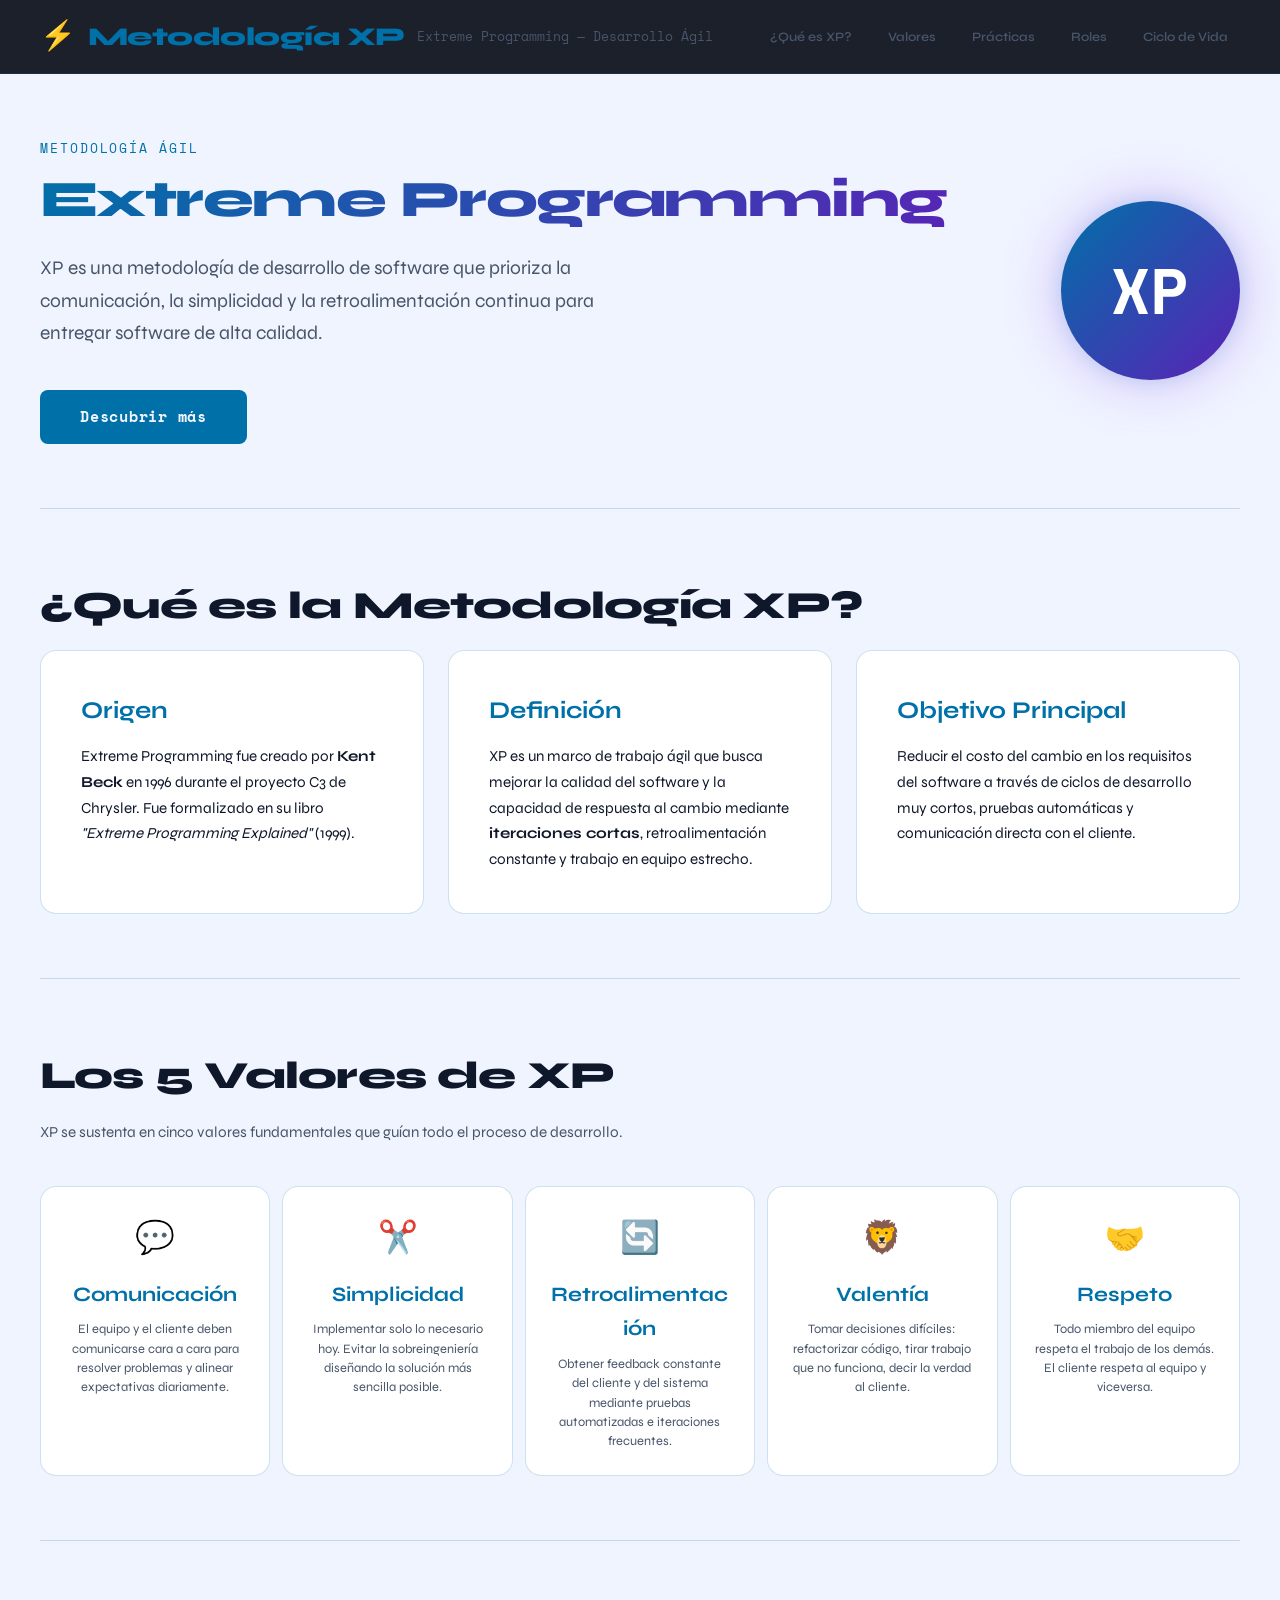
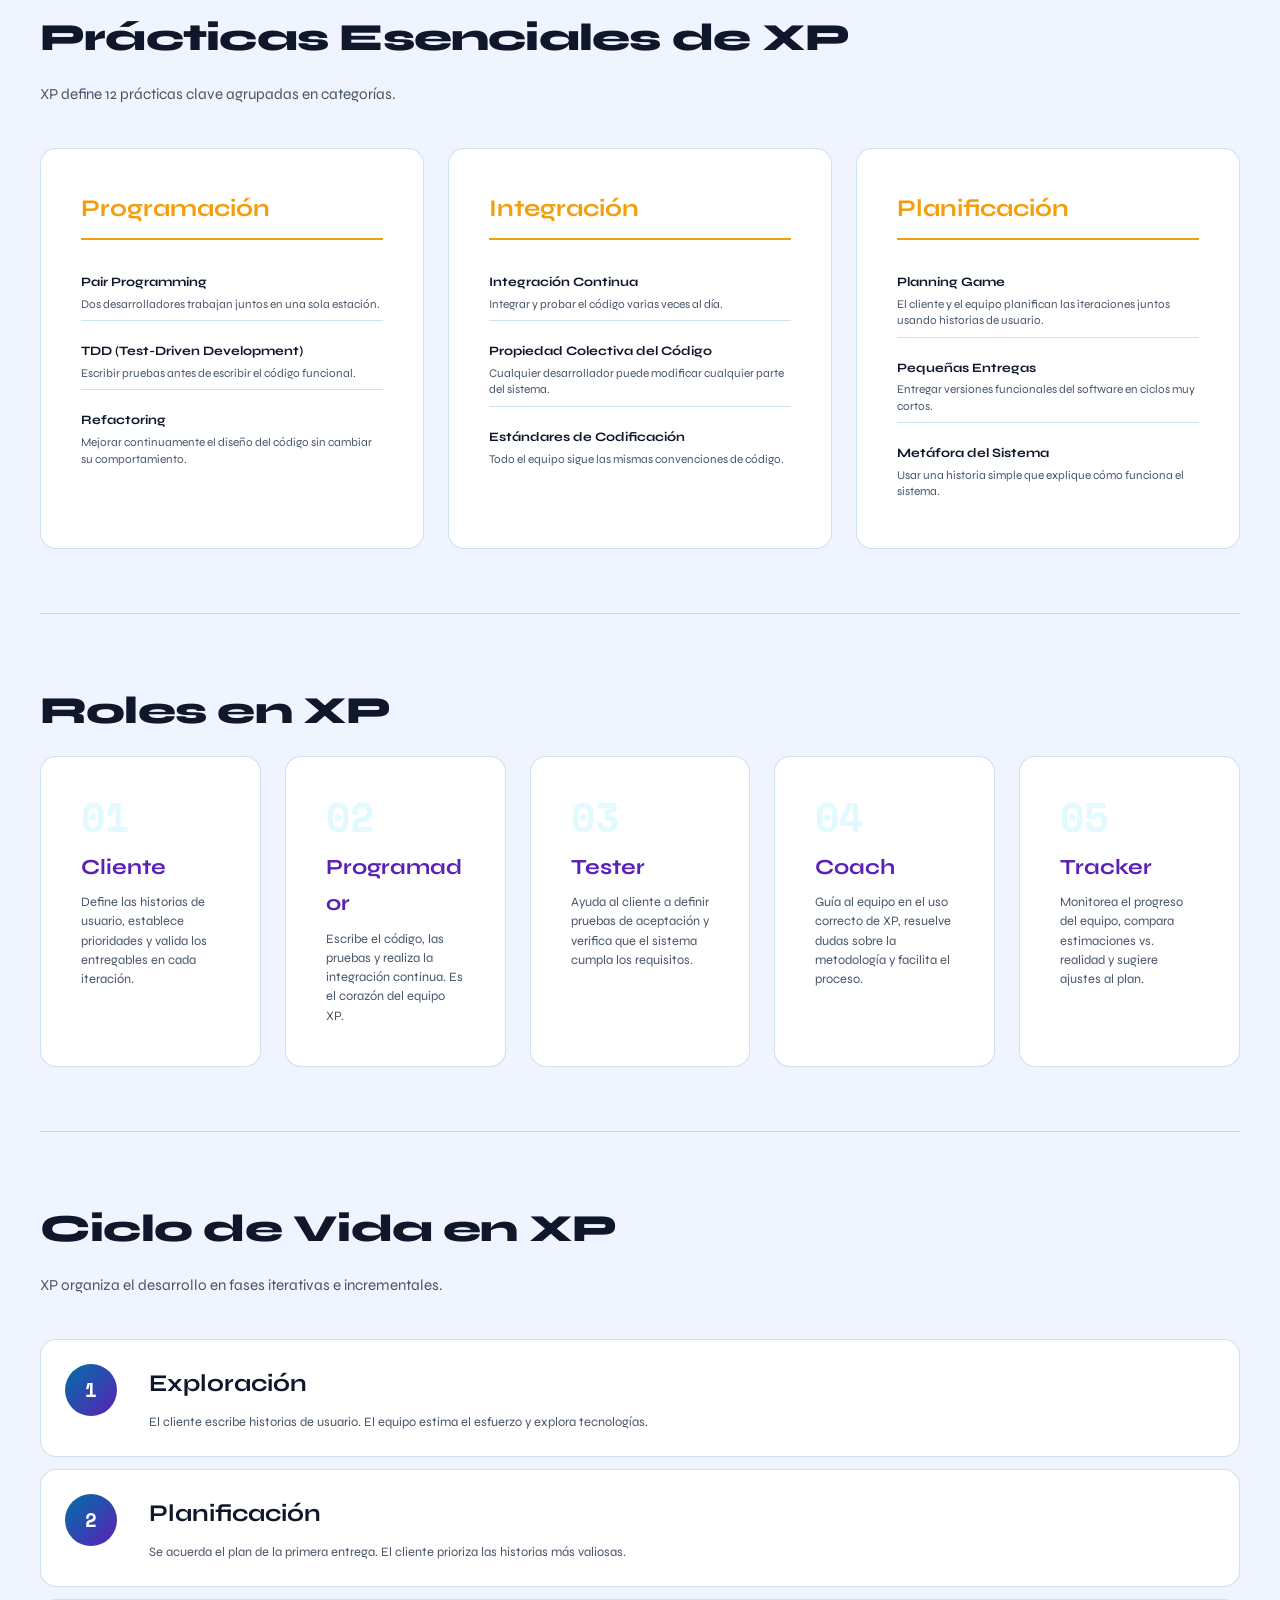
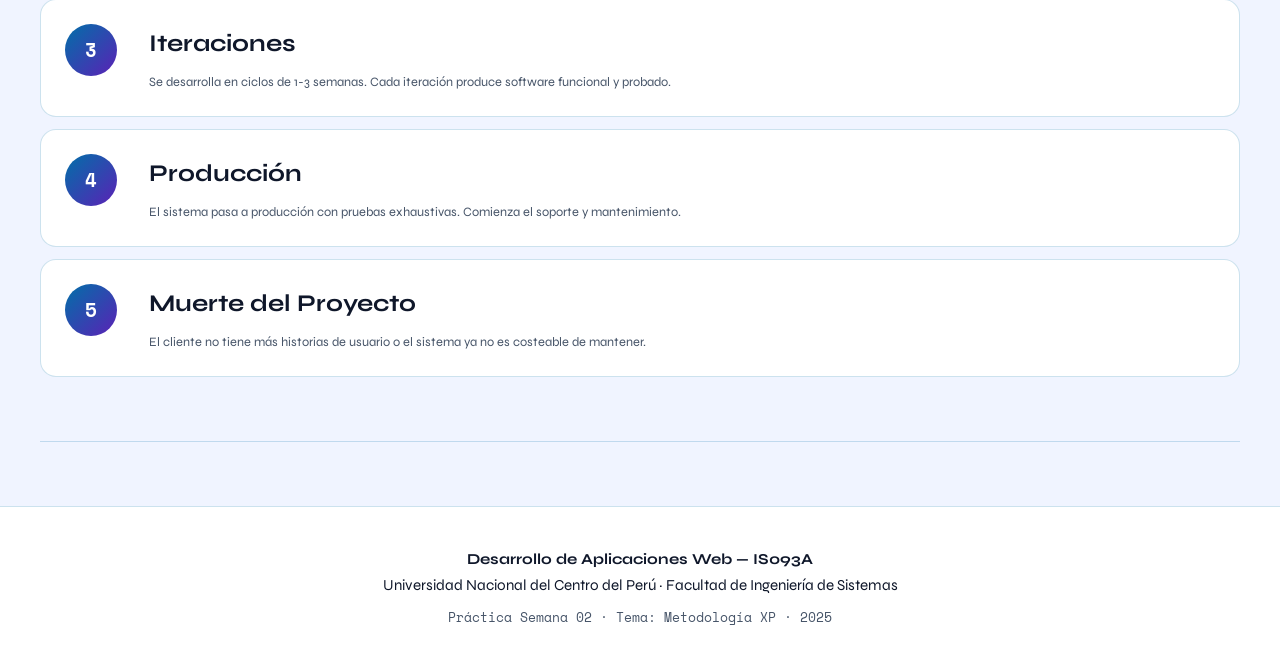
<file: Champi/index.html>
<!DOCTYPE html>
<html lang="es">
<head>
  <!-- =============================================
       PASO 1: Metadatos SEO y configuración base
       Concepto: Árbol DOM, separación contenido/presentación
  ============================================= -->
  <meta charset="UTF-8" />
  <meta name="viewport" content="width=device-width, initial-scale=1.0" />

  <!-- Meta SEO redactados manualmente -->
  <meta name="description" content="Guía completa sobre la Metodología XP (Extreme Programming): valores, prácticas, roles y ciclo de vida del desarrollo ágil de software." />
  <meta name="keywords" content="XP, Extreme Programming, metodología ágil, desarrollo de software, TDD, pair programming" />
  <meta name="author" content="Facultad de Ingeniería de Sistemas - UNCP" />
  <meta name="robots" content="index, follow" />

  <!-- Open Graph para redes sociales -->
  <meta property="og:title" content="Metodología XP - Extreme Programming" />
  <meta property="og:description" content="Aprende los fundamentos de XP: valores, prácticas esenciales y cómo aplicarla en proyectos reales." />
  <meta property="og:type" content="website" />

  <title>Metodología XP — Extreme Programming</title>

  <!-- Enlace a hoja de estilos (Paso 2) -->
  <link rel="stylesheet" href="styles.css" />
</head>

<body>

  <!-- SKIP LINK: accesibilidad para navegación por teclado -->
  <a href="#contenido-principal" class="skip-link">Saltar al contenido principal</a>

  <!-- =============================================
       CABECERA: semántica con role y aria-label
  ============================================= -->
  <header class="site-header" role="banner" aria-label="Encabezado del sitio">
    <div class="header-inner">
      <div class="logo-area">
        <!-- data-* simulando carga XML de categoría -->
        <span class="logo-icon" aria-hidden="true">⚡</span>
        <h1 data-category="metodologia" data-xml-id="xp-001">Metodología XP</h1>
        <p class="tagline">Extreme Programming — Desarrollo Ágil</p>
      </div>

      <!-- NAVEGACIÓN PRINCIPAL -->
      <nav role="navigation" aria-label="Navegación principal">
        <ul class="nav-list">
          <li><a href="#que-es" tabindex="0">¿Qué es XP?</a></li>
          <li><a href="#valores" tabindex="0">Valores</a></li>
          <li><a href="#practicas" tabindex="0">Prácticas</a></li>
          <li><a href="#roles" tabindex="0">Roles</a></li>
          <li><a href="#ciclo" tabindex="0">Ciclo de Vida</a></li>
        </ul>
      </nav>
    </div>
  </header>

  <!-- =============================================
       CONTENIDO PRINCIPAL
  ============================================= -->
  <main id="contenido-principal" role="main" aria-label="Contenido sobre Metodología XP">

    <!-- SECCIÓN HERO -->
    <section class="hero" aria-labelledby="hero-titulo">
      <div class="hero-content">
        <p class="hero-eyebrow">Metodología Ágil</p>
        <h2 id="hero-titulo">Extreme Programming</h2>
        <p class="hero-desc">
          XP es una metodología de desarrollo de software que prioriza la comunicación,
          la simplicidad y la retroalimentación continua para entregar software de alta calidad.
        </p>
        <a href="#que-es" class="btn-primary" aria-label="Descubrir más sobre la metodología XP">Descubrir más</a>
      </div>
      <div class="hero-visual" aria-hidden="true">
        <div class="xp-badge">XP</div>
      </div>
    </section>

    <!-- =============================================
         SECCIÓN: ¿Qué es XP?
         data-* simulando datos provenientes de XML
    ============================================= -->
    <section id="que-es" class="section-card" aria-labelledby="titulo-quees"
             data-category="introduccion" data-xml-id="xp-002" data-source="kent-beck-1999">
      <h2 id="titulo-quees">¿Qué es la Metodología XP?</h2>
      <div class="card-grid">
        <article class="info-card" data-category="historia">
          <h3>Origen</h3>
          <p>
            Extreme Programming fue creado por <strong>Kent Beck</strong> en 1996 durante
            el proyecto C3 de Chrysler. Fue formalizado en su libro
            <em>"Extreme Programming Explained"</em> (1999).
          </p>
        </article>
        <article class="info-card" data-category="definicion">
          <h3>Definición</h3>
          <p>
            XP es un marco de trabajo ágil que busca mejorar la calidad del software
            y la capacidad de respuesta al cambio mediante <strong>iteraciones cortas</strong>,
            retroalimentación constante y trabajo en equipo estrecho.
          </p>
        </article>
        <article class="info-card" data-category="objetivo">
          <h3>Objetivo Principal</h3>
          <p>
            Reducir el costo del cambio en los requisitos del software a través de
            ciclos de desarrollo muy cortos, pruebas automáticas y comunicación
            directa con el cliente.
          </p>
        </article>
      </div>
    </section>

    <!-- =============================================
         SECCIÓN: Valores de XP
    ============================================= -->
    <section id="valores" class="section-valores" aria-labelledby="titulo-valores"
             data-category="valores" data-xml-id="xp-003">
      <h2 id="titulo-valores">Los 5 Valores de XP</h2>
      <p class="section-intro">XP se sustenta en cinco valores fundamentales que guían todo el proceso de desarrollo.</p>

      <div class="valores-grid">
        <article class="valor-item" data-valor="comunicacion" tabindex="0"
                 aria-label="Valor: Comunicación">
          <span class="valor-icon" aria-hidden="true">💬</span>
          <h3>Comunicación</h3>
          <p>El equipo y el cliente deben comunicarse cara a cara para resolver problemas y alinear expectativas diariamente.</p>
        </article>

        <article class="valor-item" data-valor="simplicidad" tabindex="0"
                 aria-label="Valor: Simplicidad">
          <span class="valor-icon" aria-hidden="true">✂️</span>
          <h3>Simplicidad</h3>
          <p>Implementar solo lo necesario hoy. Evitar la sobreingeniería diseñando la solución más sencilla posible.</p>
        </article>

        <article class="valor-item" data-valor="retroalimentacion" tabindex="0"
                 aria-label="Valor: Retroalimentación">
          <span class="valor-icon" aria-hidden="true">🔄</span>
          <h3>Retroalimentación</h3>
          <p>Obtener feedback constante del cliente y del sistema mediante pruebas automatizadas e iteraciones frecuentes.</p>
        </article>

        <article class="valor-item" data-valor="valentia" tabindex="0"
                 aria-label="Valor: Valentía">
          <span class="valor-icon" aria-hidden="true">🦁</span>
          <h3>Valentía</h3>
          <p>Tomar decisiones difíciles: refactorizar código, tirar trabajo que no funciona, decir la verdad al cliente.</p>
        </article>

        <article class="valor-item" data-valor="respeto" tabindex="0"
                 aria-label="Valor: Respeto">
          <span class="valor-icon" aria-hidden="true">🤝</span>
          <h3>Respeto</h3>
          <p>Todo miembro del equipo respeta el trabajo de los demás. El cliente respeta al equipo y viceversa.</p>
        </article>
      </div>
    </section>

    <!-- =============================================
         SECCIÓN: Prácticas de XP
    ============================================= -->
    <section id="practicas" class="section-card" aria-labelledby="titulo-practicas"
             data-category="practicas" data-xml-id="xp-004">
      <h2 id="titulo-practicas">Prácticas Esenciales de XP</h2>
      <p class="section-intro">XP define 12 prácticas clave agrupadas en categorías.</p>

      <div class="practicas-layout">

        <div class="practica-group" data-group="programacion">
          <h3 class="group-title">Programación</h3>
          <ul class="practica-list" role="list">
            <li role="listitem">
              <strong>Pair Programming</strong>
              <span>Dos desarrolladores trabajan juntos en una sola estación.</span>
            </li>
            <li role="listitem">
              <strong>TDD (Test-Driven Development)</strong>
              <span>Escribir pruebas antes de escribir el código funcional.</span>
            </li>
            <li role="listitem">
              <strong>Refactoring</strong>
              <span>Mejorar continuamente el diseño del código sin cambiar su comportamiento.</span>
            </li>
          </ul>
        </div>

        <div class="practica-group" data-group="integracion">
          <h3 class="group-title">Integración</h3>
          <ul class="practica-list" role="list">
            <li role="listitem">
              <strong>Integración Continua</strong>
              <span>Integrar y probar el código varias veces al día.</span>
            </li>
            <li role="listitem">
              <strong>Propiedad Colectiva del Código</strong>
              <span>Cualquier desarrollador puede modificar cualquier parte del sistema.</span>
            </li>
            <li role="listitem">
              <strong>Estándares de Codificación</strong>
              <span>Todo el equipo sigue las mismas convenciones de código.</span>
            </li>
          </ul>
        </div>

        <div class="practica-group" data-group="planificacion">
          <h3 class="group-title">Planificación</h3>
          <ul class="practica-list" role="list">
            <li role="listitem">
              <strong>Planning Game</strong>
              <span>El cliente y el equipo planifican las iteraciones juntos usando historias de usuario.</span>
            </li>
            <li role="listitem">
              <strong>Pequeñas Entregas</strong>
              <span>Entregar versiones funcionales del software en ciclos muy cortos.</span>
            </li>
            <li role="listitem">
              <strong>Metáfora del Sistema</strong>
              <span>Usar una historia simple que explique cómo funciona el sistema.</span>
            </li>
          </ul>
        </div>

      </div>
    </section>

    <!-- =============================================
         SECCIÓN: Roles
    ============================================= -->
    <section id="roles" class="section-roles" aria-labelledby="titulo-roles"
             data-category="roles" data-xml-id="xp-005">
      <h2 id="titulo-roles">Roles en XP</h2>
      <div class="roles-flex">
        <article class="role-card" data-role="cliente" aria-label="Rol: Cliente">
          <div class="role-num" aria-hidden="true">01</div>
          <h3>Cliente</h3>
          <p>Define las historias de usuario, establece prioridades y valida los entregables en cada iteración.</p>
        </article>
        <article class="role-card" data-role="programador" aria-label="Rol: Programador">
          <div class="role-num" aria-hidden="true">02</div>
          <h3>Programador</h3>
          <p>Escribe el código, las pruebas y realiza la integración continua. Es el corazón del equipo XP.</p>
        </article>
        <article class="role-card" data-role="tester" aria-label="Rol: Tester">
          <div class="role-num" aria-hidden="true">03</div>
          <h3>Tester</h3>
          <p>Ayuda al cliente a definir pruebas de aceptación y verifica que el sistema cumpla los requisitos.</p>
        </article>
        <article class="role-card" data-role="coach" aria-label="Rol: Coach">
          <div class="role-num" aria-hidden="true">04</div>
          <h3>Coach</h3>
          <p>Guía al equipo en el uso correcto de XP, resuelve dudas sobre la metodología y facilita el proceso.</p>
        </article>
        <article class="role-card" data-role="tracker" aria-label="Rol: Tracker">
          <div class="role-num" aria-hidden="true">05</div>
          <h3>Tracker</h3>
          <p>Monitorea el progreso del equipo, compara estimaciones vs. realidad y sugiere ajustes al plan.</p>
        </article>
      </div>
    </section>

    <!-- =============================================
         SECCIÓN: Ciclo de Vida
    ============================================= -->
    <section id="ciclo" class="section-card" aria-labelledby="titulo-ciclo"
             data-category="ciclo-vida" data-xml-id="xp-006">
      <h2 id="titulo-ciclo">Ciclo de Vida en XP</h2>
      <p class="section-intro">XP organiza el desarrollo en fases iterativas e incrementales.</p>

      <ol class="ciclo-list" aria-label="Fases del ciclo de vida de XP">
        <li class="ciclo-item" data-fase="1">
          <div class="ciclo-num" aria-hidden="true">1</div>
          <div class="ciclo-content">
            <h3>Exploración</h3>
            <p>El cliente escribe historias de usuario. El equipo estima el esfuerzo y explora tecnologías.</p>
          </div>
        </li>
        <li class="ciclo-item" data-fase="2">
          <div class="ciclo-num" aria-hidden="true">2</div>
          <div class="ciclo-content">
            <h3>Planificación</h3>
            <p>Se acuerda el plan de la primera entrega. El cliente prioriza las historias más valiosas.</p>
          </div>
        </li>
        <li class="ciclo-item" data-fase="3">
          <div class="ciclo-num" aria-hidden="true">3</div>
          <div class="ciclo-content">
            <h3>Iteraciones</h3>
            <p>Se desarrolla en ciclos de 1-3 semanas. Cada iteración produce software funcional y probado.</p>
          </div>
        </li>
        <li class="ciclo-item" data-fase="4">
          <div class="ciclo-num" aria-hidden="true">4</div>
          <div class="ciclo-content">
            <h3>Producción</h3>
            <p>El sistema pasa a producción con pruebas exhaustivas. Comienza el soporte y mantenimiento.</p>
          </div>
        </li>
        <li class="ciclo-item" data-fase="5">
          <div class="ciclo-num" aria-hidden="true">5</div>
          <div class="ciclo-content">
            <h3>Muerte del Proyecto</h3>
            <p>El cliente no tiene más historias de usuario o el sistema ya no es costeable de mantener.</p>
          </div>
        </li>
      </ol>
    </section>

  </main>

  <!-- =============================================
       PIE DE PÁGINA
  ============================================= -->
  <footer class="site-footer" role="contentinfo" aria-label="Pie de página">
    <div class="footer-inner">
      <p>
        <strong>Desarrollo de Aplicaciones Web — IS093A</strong><br />
        Universidad Nacional del Centro del Perú · Facultad de Ingeniería de Sistemas
      </p>
      <p class="footer-credits">
        Práctica Semana 02 · Tema: Metodología XP ·
        <time datetime="2025">2025</time>
      </p>
    </div>
  </footer>

</body>
</html>
</file>
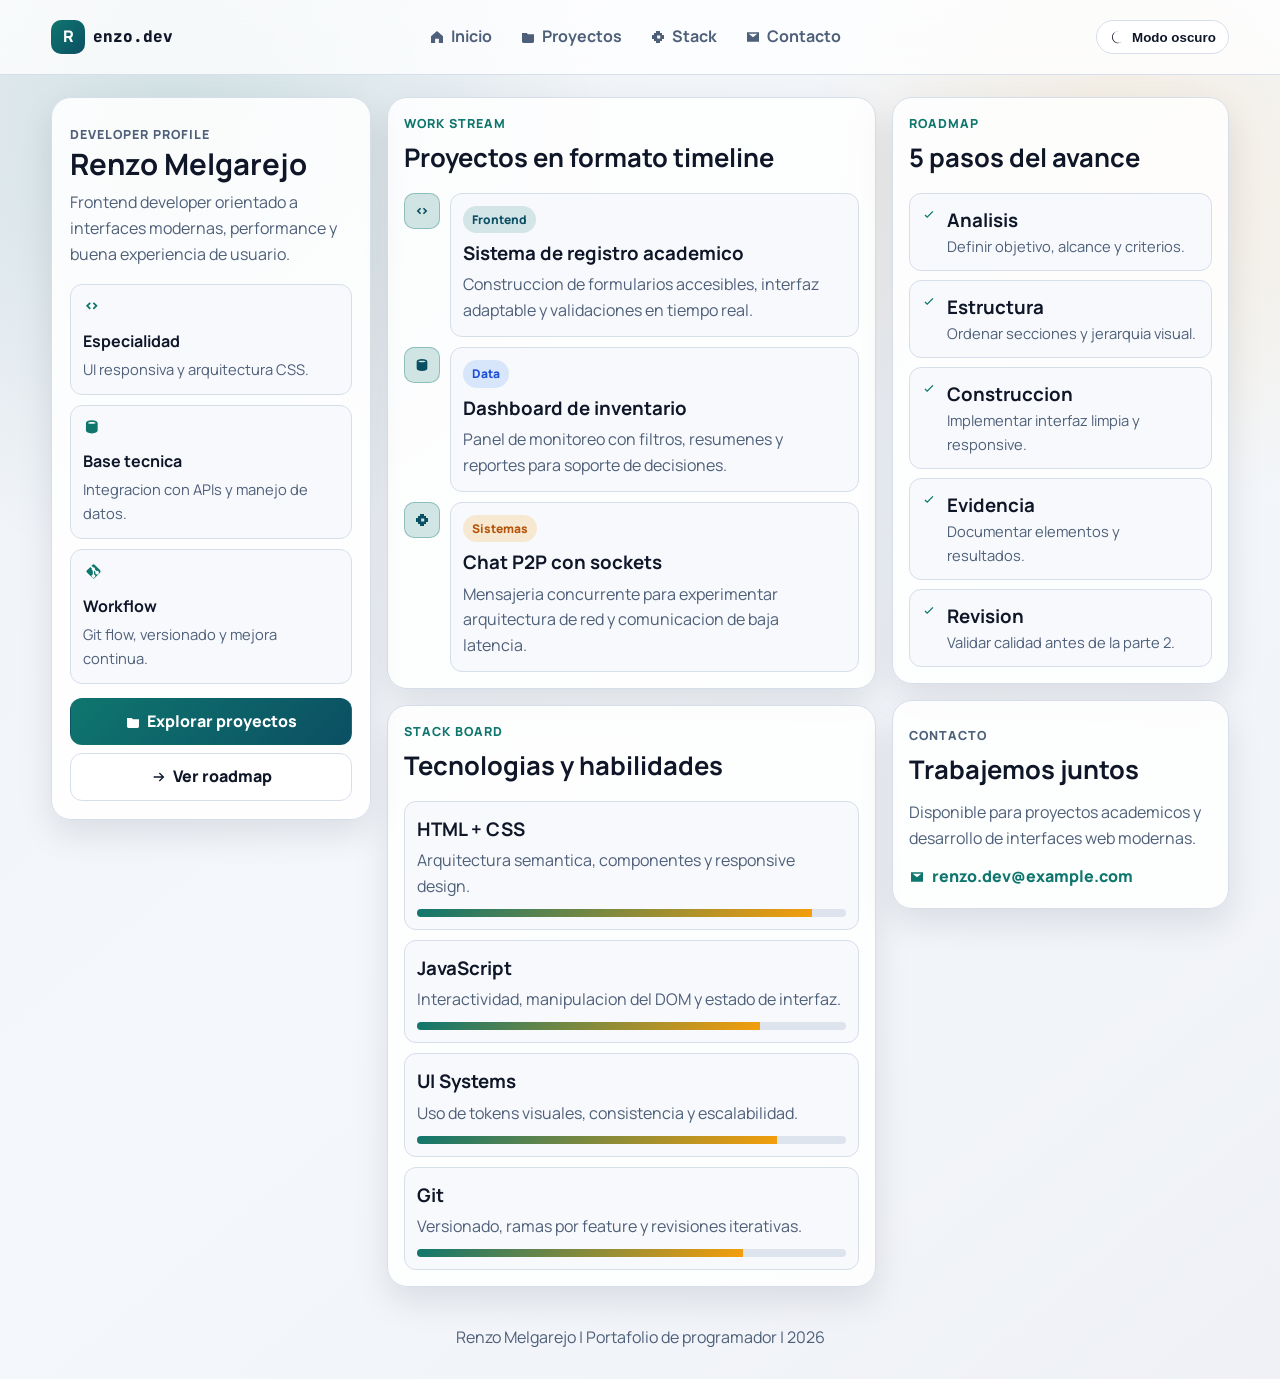
<file: Melgarejo/index.html>
<!DOCTYPE html>
<html lang="es">
<head>
  <meta charset="UTF-8" />
  <meta name="viewport" content="width=device-width, initial-scale=1.0" />
  <meta name="description" content="Portafolio de Renzo Melgarejo: proyectos, stack, habilidades y ruta de trabajo en 5 pasos." />
  <meta name="author" content="Renzo Melgarejo" />
  <meta name="theme-color" content="#0e7490" />
  <link rel="preconnect" href="https://fonts.googleapis.com" />
  <link rel="preconnect" href="https://fonts.gstatic.com" crossorigin />
  <link href="https://fonts.googleapis.com/css2?family=Manrope:wght@400;500;700;800&family=JetBrains+Mono:wght@500;700&display=swap" rel="stylesheet" />
  <link rel="stylesheet" href="css/styles.css" />
  <title>Renzo Melgarejo | Developer Portfolio</title>
</head>
<body>
  <svg width="0" height="0" class="icon-sprite" aria-hidden="true" focusable="false">
    <symbol id="i-home" viewBox="0 0 24 24"><path d="M3 10.8 12 3l9 7.8V21h-6.2v-6.2h-5.6V21H3z"/></symbol>
    <symbol id="i-folder" viewBox="0 0 24 24"><path d="M3 6h7l2 2h9v10.8A2.2 2.2 0 0 1 18.8 21H5.2A2.2 2.2 0 0 1 3 18.8z"/></symbol>
    <symbol id="i-chip" viewBox="0 0 24 24"><path d="M9 3h6v3h3v3h3v6h-3v3h-3v3H9v-3H6v-3H3V9h3V6h3zm1.7 6.7v4.6h4.6V9.7z"/></symbol>
    <symbol id="i-mail" viewBox="0 0 24 24"><path d="M3 5h18v14H3zm2.6 2 6.4 5.2L18.4 7z"/></symbol>
    <symbol id="i-moon" viewBox="0 0 24 24"><path d="M14.7 3.3a8.7 8.7 0 1 0 6 14.7 9.1 9.1 0 1 1-6-14.7"/></symbol>
    <symbol id="i-sun" viewBox="0 0 24 24"><path d="M12 4.2 13.4 2h-2.8zM4.2 12 2 10.6v2.8zM12 19.8 10.6 22h2.8zM19.8 12 22 13.4v-2.8zM6.1 6.1 4.3 4.3 3.3 5.3 5.1 7.1zM17.9 6.1 19.7 4.3l1 1-1.8 1.8zM6.1 17.9l-1.8 1.8-1-1 1.8-1.8zM17.9 17.9l1.8 1.8 1-1-1.8-1.8zM12 7.5a4.5 4.5 0 1 0 0 9 4.5 4.5 0 0 0 0-9"/></symbol>
    <symbol id="i-code" viewBox="0 0 24 24"><path d="M9 7 4 12l5 5 1.7-1.7L7.4 12l3.3-3.3zm6 0-1.7 1.7 3.3 3.3-3.3 3.3L15 17l5-5z"/></symbol>
    <symbol id="i-db" viewBox="0 0 24 24"><path d="M12 3c-4.9 0-8 1.7-8 3.8v10.4C4 19.3 7.1 21 12 21s8-1.7 8-3.8V6.8C20 4.7 16.9 3 12 3m0 2.6c3.6 0 5.4 1 5.4 1.2S15.6 8 12 8 6.6 7 6.6 6.8 8.4 5.6 12 5.6"/></symbol>
    <symbol id="i-git" viewBox="0 0 24 24"><path d="M15.9 3.7a2 2 0 0 0-2.8 0l-1.5 1.5 2 2a2.4 2.4 0 0 1 2.8 3l2.1 2.1a2.4 2.4 0 1 1-1.4 1.3l-2-2v5.3a2.4 2.4 0 1 1-1.7 0v-5a2.4 2.4 0 0 1-1.3-3.2l-2-2-4.7 4.7a2 2 0 0 0 0 2.8l7.7 7.7a2 2 0 0 0 2.8 0l7.7-7.7a2 2 0 0 0 0-2.8z"/></symbol>
    <symbol id="i-arrow" viewBox="0 0 24 24"><path d="m13.2 5.3-1.4 1.4 4.3 4.3H4v2h12.1l-4.3 4.3 1.4 1.4L20 12z"/></symbol>
    <symbol id="i-check" viewBox="0 0 24 24"><path d="m9.3 16.6-4-4 1.4-1.4 2.6 2.6 7.9-7.9 1.4 1.4z"/></symbol>
  </svg>

  <a class="skip-link" href="#contenido">Saltar al contenido principal</a>

  <header class="site-header">
    <div class="shell header-inner">
      <a href="#inicio" class="logo" aria-label="Inicio del portafolio de Renzo">
        <span class="logo-badge">R</span>
        <span class="logo-text">enzo.dev</span>
      </a>

      <nav aria-label="Navegacion principal">
        <ul class="nav-list">
          <li><a href="#inicio"><svg class="icon"><use href="#i-home"></use></svg>Inicio</a></li>
          <li><a href="#proyectos"><svg class="icon"><use href="#i-folder"></use></svg>Proyectos</a></li>
          <li><a href="#stack"><svg class="icon"><use href="#i-chip"></use></svg>Stack</a></li>
          <li><a href="#contacto"><svg class="icon"><use href="#i-mail"></use></svg>Contacto</a></li>
        </ul>
      </nav>

      <button id="theme-toggle" class="theme-toggle" type="button" aria-label="Cambiar modo claro u oscuro">
        <svg class="icon theme-icon-light"><use href="#i-moon"></use></svg>
        <svg class="icon theme-icon-dark"><use href="#i-sun"></use></svg>
        <span class="theme-toggle-text">Modo oscuro</span>
      </button>
    </div>
  </header>

  <main id="contenido" class="shell workspace">
    <aside class="profile-panel block" id="inicio">
      <div class="panel-head">
        <p class="overline">Developer Profile</p>
        <h1>Renzo Melgarejo</h1>
        <p>Frontend developer orientado a interfaces modernas, performance y buena experiencia de usuario.</p>
      </div>

      <div class="profile-grid">
        <article class="mini-card">
          <svg class="icon"><use href="#i-code"></use></svg>
          <h3>Especialidad</h3>
          <p>UI responsiva y arquitectura CSS.</p>
        </article>
        <article class="mini-card">
          <svg class="icon"><use href="#i-db"></use></svg>
          <h3>Base tecnica</h3>
          <p>Integracion con APIs y manejo de datos.</p>
        </article>
        <article class="mini-card">
          <svg class="icon"><use href="#i-git"></use></svg>
          <h3>Workflow</h3>
          <p>Git flow, versionado y mejora continua.</p>
        </article>
      </div>

      <div class="cta-row">
        <a class="btn btn-primary" href="#proyectos"><svg class="icon"><use href="#i-folder"></use></svg>Explorar proyectos</a>
        <a class="btn btn-secondary" href="#pasos"><svg class="icon"><use href="#i-arrow"></use></svg>Ver roadmap</a>
      </div>
    </aside>

    <section class="feed-column">
      <section id="proyectos" class="block projects-stream">
        <div class="section-title">
          <p class="overline">Work Stream</p>
          <h2>Proyectos en formato timeline</h2>
        </div>

        <div class="timeline">
          <article class="timeline-item">
            <div class="timeline-dot"><svg class="icon"><use href="#i-code"></use></svg></div>
            <div class="timeline-card">
              <span class="chip">Frontend</span>
              <h3>Sistema de registro academico</h3>
              <p>Construccion de formularios accesibles, interfaz adaptable y validaciones en tiempo real.</p>
            </div>
          </article>

          <article class="timeline-item">
            <div class="timeline-dot"><svg class="icon"><use href="#i-db"></use></svg></div>
            <div class="timeline-card">
              <span class="chip chip-alt">Data</span>
              <h3>Dashboard de inventario</h3>
              <p>Panel de monitoreo con filtros, resumenes y reportes para soporte de decisiones.</p>
            </div>
          </article>

          <article class="timeline-item">
            <div class="timeline-dot"><svg class="icon"><use href="#i-chip"></use></svg></div>
            <div class="timeline-card">
              <span class="chip chip-net">Sistemas</span>
              <h3>Chat P2P con sockets</h3>
              <p>Mensajeria concurrente para experimentar arquitectura de red y comunicacion de baja latencia.</p>
            </div>
          </article>
        </div>
      </section>

      <section id="stack" class="block stack-board">
        <div class="section-title">
          <p class="overline">Stack Board</p>
          <h2>Tecnologias y habilidades</h2>
        </div>
        <div class="stack-grid">
          <article class="skill-card"><h3>HTML + CSS</h3><p>Arquitectura semantica, componentes y responsive design.</p><div class="bar"><span style="--w:92%"></span></div></article>
          <article class="skill-card"><h3>JavaScript</h3><p>Interactividad, manipulacion del DOM y estado de interfaz.</p><div class="bar"><span style="--w:80%"></span></div></article>
          <article class="skill-card"><h3>UI Systems</h3><p>Uso de tokens visuales, consistencia y escalabilidad.</p><div class="bar"><span style="--w:84%"></span></div></article>
          <article class="skill-card"><h3>Git</h3><p>Versionado, ramas por feature y revisiones iterativas.</p><div class="bar"><span style="--w:76%"></span></div></article>
        </div>
      </section>
    </section>

    <section class="side-column">
      <section id="pasos" class="block roadmap">
        <div class="section-title">
          <p class="overline">Roadmap</p>
          <h2>5 pasos del avance</h2>
        </div>
        <ol class="roadmap-list">
          <li><svg class="icon"><use href="#i-check"></use></svg><div><h3>Analisis</h3><p>Definir objetivo, alcance y criterios.</p></div></li>
          <li><svg class="icon"><use href="#i-check"></use></svg><div><h3>Estructura</h3><p>Ordenar secciones y jerarquia visual.</p></div></li>
          <li><svg class="icon"><use href="#i-check"></use></svg><div><h3>Construccion</h3><p>Implementar interfaz limpia y responsive.</p></div></li>
          <li><svg class="icon"><use href="#i-check"></use></svg><div><h3>Evidencia</h3><p>Documentar elementos y resultados.</p></div></li>
          <li><svg class="icon"><use href="#i-check"></use></svg><div><h3>Revision</h3><p>Validar calidad antes de la parte 2.</p></div></li>
        </ol>
      </section>

      <section id="contacto" class="block contact-panel">
        <div class="section-title">
          <p class="overline">Contacto</p>
          <h2>Trabajemos juntos</h2>
        </div>
        <p>Disponible para proyectos academicos y desarrollo de interfaces web modernas.</p>
        <a href="mailto:renzo.dev@example.com" class="mail-link"><svg class="icon"><use href="#i-mail"></use></svg>renzo.dev@example.com</a>
      </section>
    </section>
  </main>

  <footer class="site-footer">
    <p>Renzo Melgarejo | Portafolio de programador | 2026</p>
  </footer>

  <script>
    (function () {
      var root = document.documentElement;
      var toggle = document.getElementById("theme-toggle");
      var toggleText = document.querySelector(".theme-toggle-text");
      var stored = localStorage.getItem("theme");
      var initialTheme = stored || "light";

      root.setAttribute("data-theme", initialTheme);
      toggleText.textContent = initialTheme === "dark" ? "Modo claro" : "Modo oscuro";

      toggle.addEventListener("click", function () {
        var current = root.getAttribute("data-theme");
        var next = current === "dark" ? "light" : "dark";
        root.setAttribute("data-theme", next);
        localStorage.setItem("theme", next);
        toggleText.textContent = next === "dark" ? "Modo claro" : "Modo oscuro";
      });
    })();
  </script>
</body>
</html>
</file>
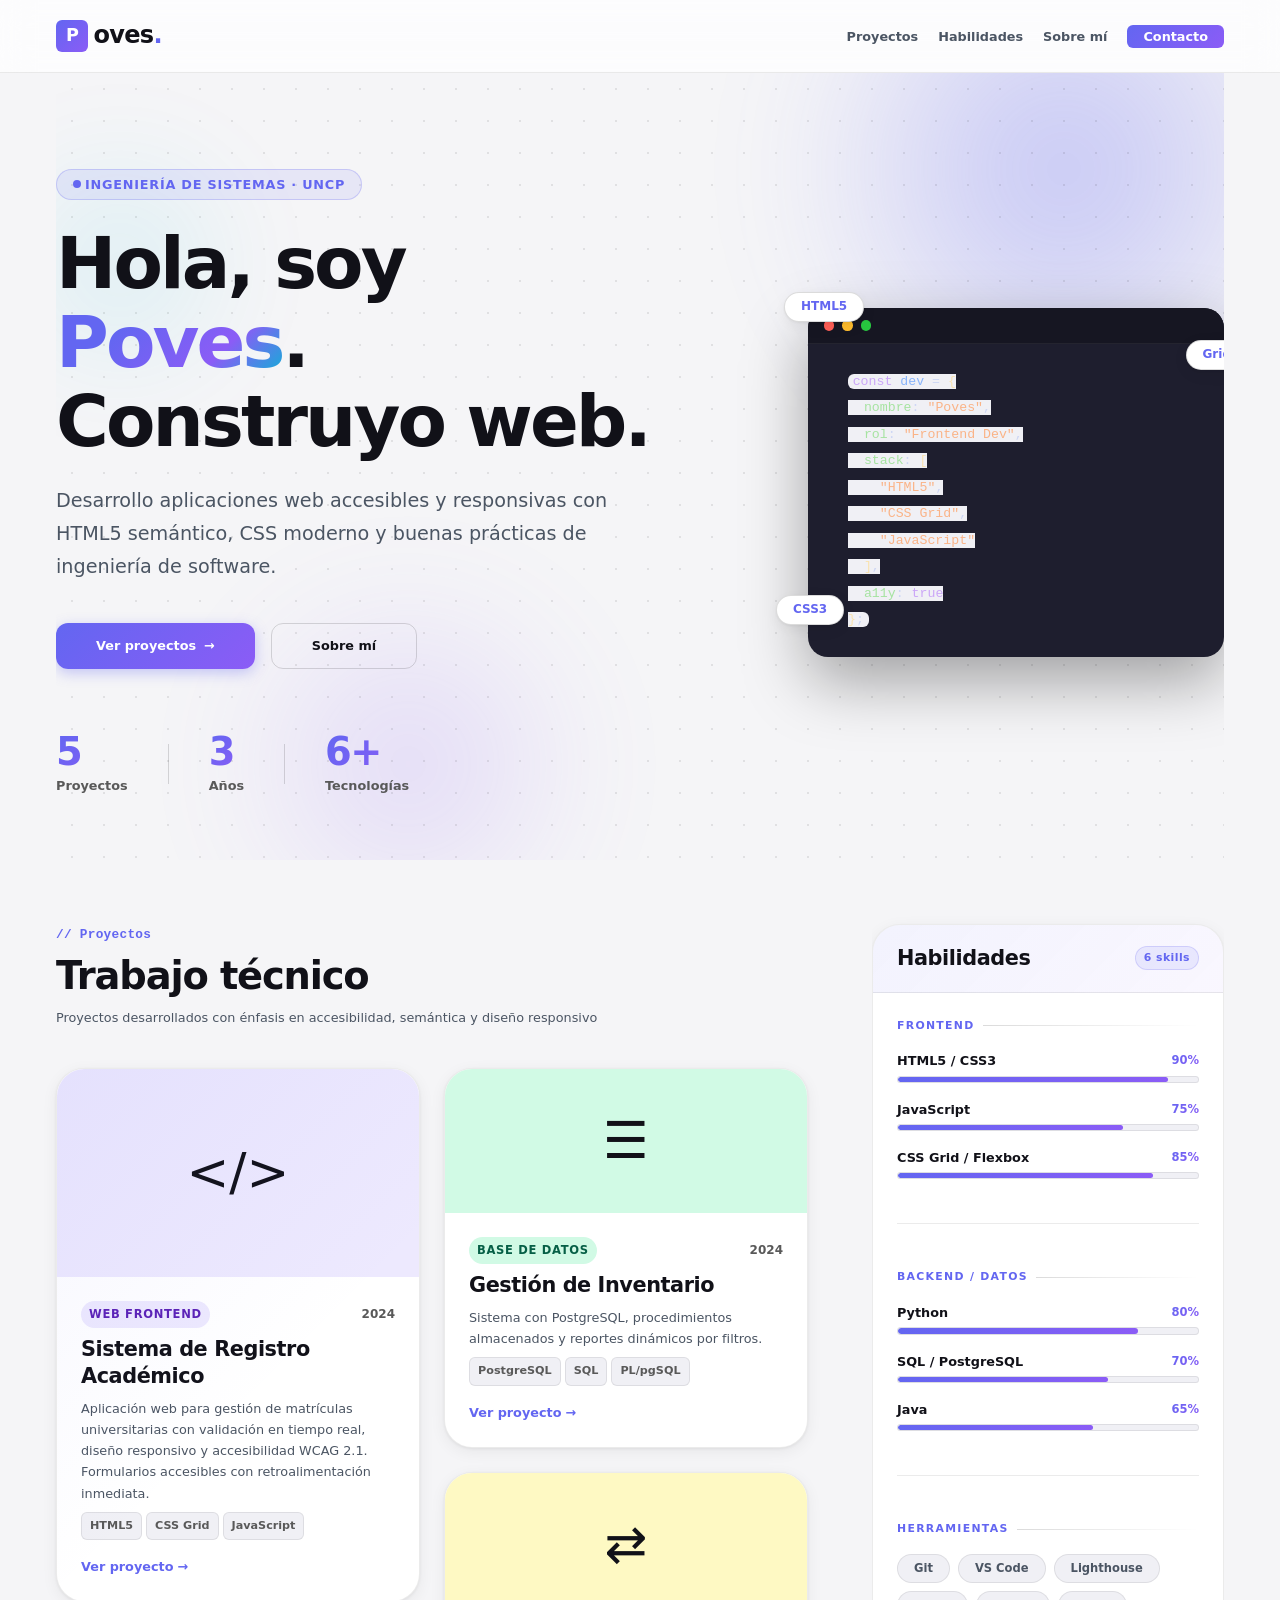
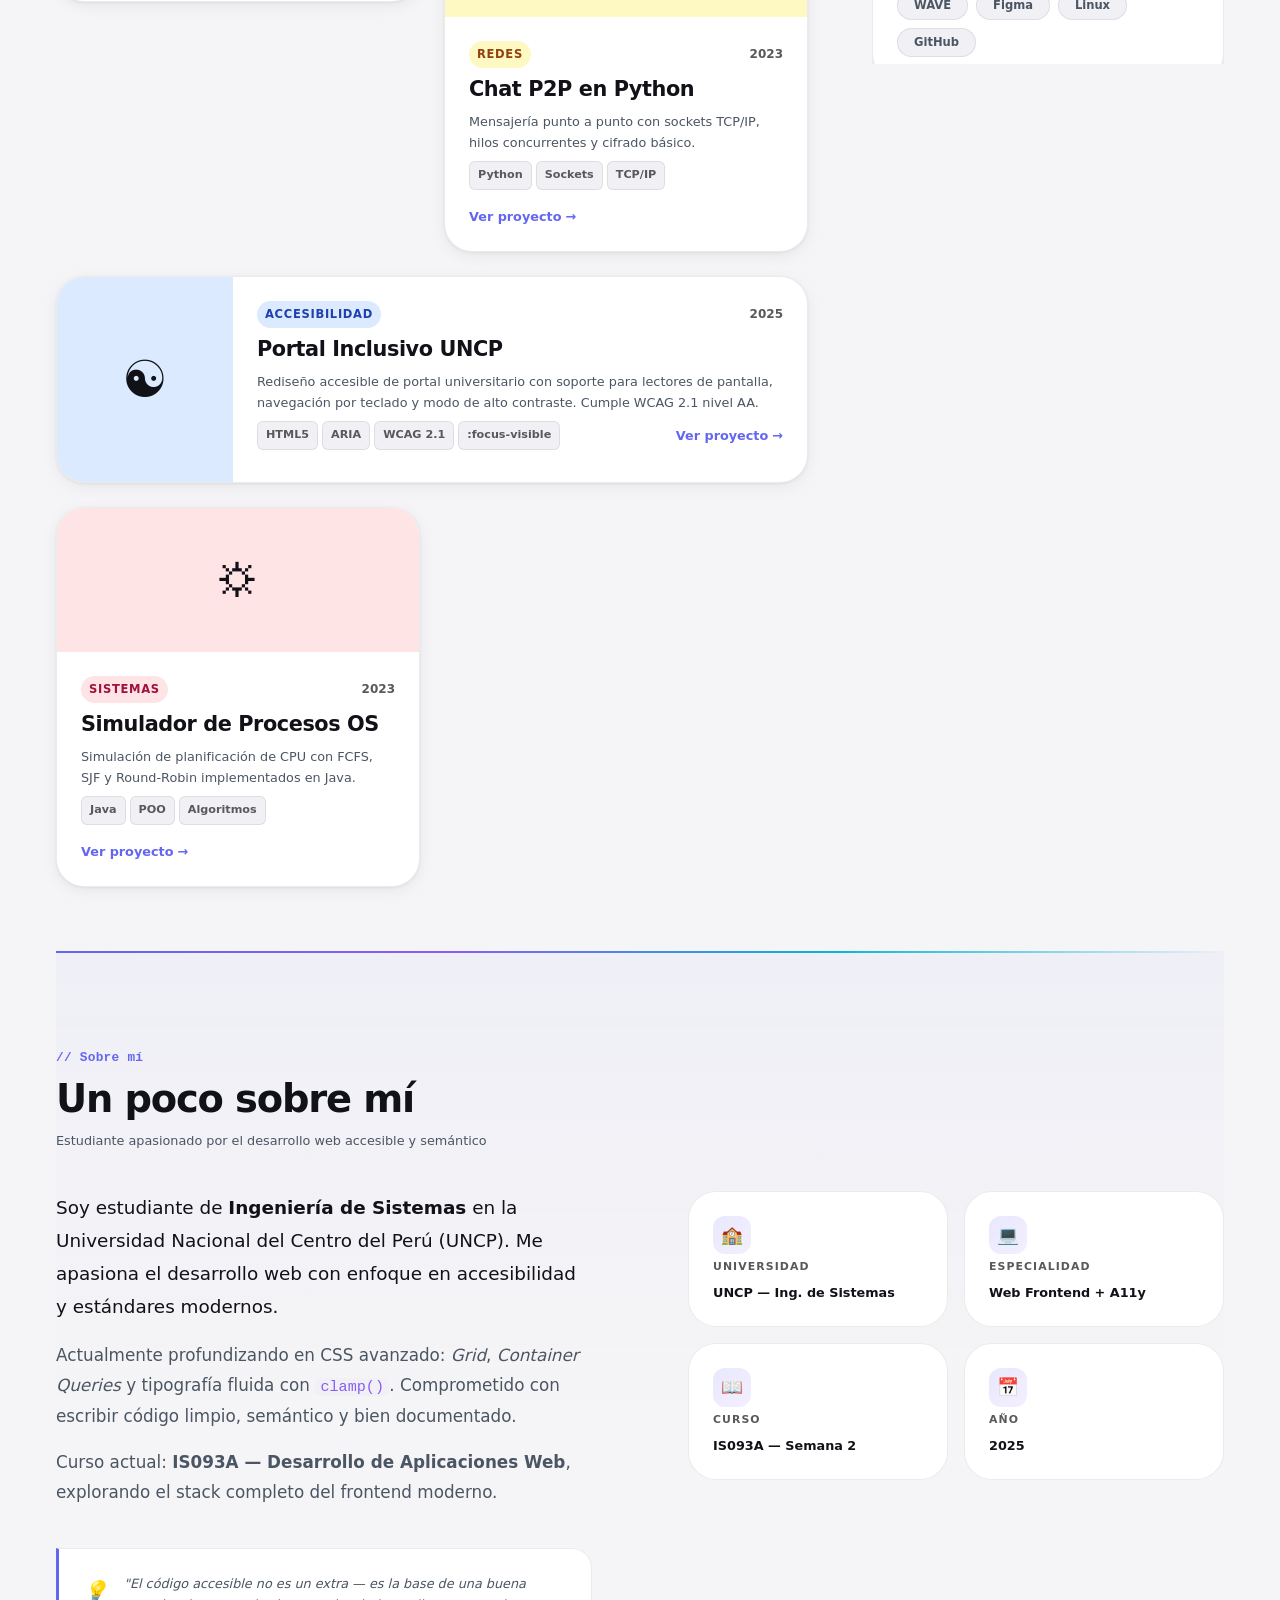
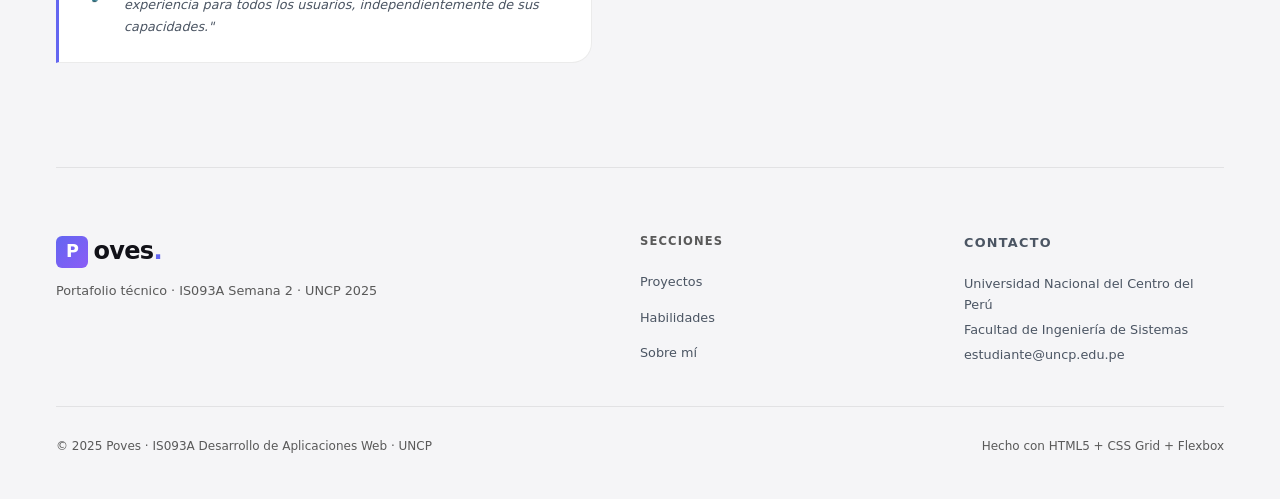
<file: Poves/index.html>
<!DOCTYPE html>
<html lang="es">
<head>
  <meta charset="UTF-8">
  <meta name="viewport" content="width=device-width, initial-scale=1.0">

  <!-- SEO: redactado manualmente -->
  <meta name="description" content="Portafolio técnico de Poves — estudiante de Ingeniería de Sistemas en la UNCP. Proyectos de desarrollo web, bases de datos y sistemas distribuidos.">
  <meta name="keywords" content="ingeniería de sistemas, portafolio, UNCP, HTML5, CSS Grid, desarrollo web, accesibilidad">
  <meta name="author" content="Alessandro Poves — IS093A UNCP">
  <meta name="robots" content="index, follow">
  <meta name="theme-color" content="#6366f1">

  <!-- Open Graph -->
  <meta property="og:title" content="Portafolio Técnico — Poves">
  <meta property="og:description" content="Proyectos de ingeniería de sistemas: web, bases de datos, redes y sistemas operativos.">
  <meta property="og:type" content="website">
  <meta property="og:locale" content="es_PE">

  <title>Poves · Portafolio IS093A</title>

  <!-- Fuente del sistema — sin dependencias externas -->
  <link rel="stylesheet" href="css/styles.css">
</head>
<body>

  <!-- Accesibilidad: skip link visible al foco -->
  <a href="#contenido-principal" class="skip-link">Saltar al contenido principal</a>

  <!-- ======================================================
       HEADER — sticky con backdrop blur
       Corrección W3C: role="banner" es redundante en <header> directo de <body>
       ====================================================== -->
  <header class="site-header">
    <div class="header-inner">

      <a href="#" class="logo" aria-label="Inicio — Portafolio Poves">
        <span class="logo-mark" aria-hidden="true">P</span>
        <span class="logo-text">oves<span class="logo-dot">.</span></span>
      </a>

      <!-- Corrección W3C: role="navigation" es redundante en <nav> -->
      <nav class="site-nav" aria-label="Navegación principal">
        <!-- Corrección W3C: role="list" es redundante en <ul> -->
        <ul class="nav-list">
          <li><a href="#proyectos"  class="nav-link">Proyectos</a></li>
          <li><a href="#habilidades" class="nav-link">Habilidades</a></li>
          <li><a href="#sobre-mi"   class="nav-link">Sobre mí</a></li>
          <li>
            <a href="#contacto" class="nav-link nav-cta" aria-label="Ir a la sección de contacto">
              Contacto
            </a>
          </li>
        </ul>
      </nav>

    </div>
  </header>

  <!-- ======================================================
       LAYOUT PRINCIPAL — CSS Grid con grid-template-areas
       ====================================================== -->
  <main id="contenido-principal" class="page-grid">

    <!-- ────────────────────────────────────────────────────
         HERO
         ──────────────────────────────────────────────────── -->
    <section class="area-hero" aria-labelledby="hero-titulo">

      <!-- Fondo decorativo (aria-hidden, solo visual) -->
      <div class="hero-bg" aria-hidden="true">
        <div class="blob blob-1"></div>
        <div class="blob blob-2"></div>
        <div class="blob blob-3"></div>
        <div class="grid-dots"></div>
      </div>

      <div class="hero-content">
        <!-- Corrección W3C: aria-label no permitido en <p> sin role.
             Solución: convertido a <div role="note"> -->
        <div class="hero-badge" role="note">
          <span class="badge-dot" aria-hidden="true"></span>
          Ingeniería de Sistemas · UNCP
        </div>

        <h1 id="hero-titulo" class="hero-titulo">
          Hola, soy<br>
          <span class="gradient-text">Poves</span>.<br>
          Construyo web.
        </h1>

        <p class="hero-desc">
          Desarrollo aplicaciones web accesibles y responsivas con HTML5 semántico,
          CSS moderno y buenas prácticas de ingeniería de software.
        </p>

        <div class="hero-actions" role="group" aria-label="Acciones principales">
          <a href="#proyectos" class="btn btn-primary">
            Ver proyectos
            <span aria-hidden="true">&#8594;</span>
          </a>
          <a href="#sobre-mi" class="btn btn-ghost">Sobre mí</a>
        </div>

        <!-- Corrección W3C: aria-label no permitido en <div> sin role.
             Solución: añadido role="group" -->
        <div class="hero-stats" role="group" aria-label="Estadísticas rápidas">
          <div class="stat">
            <!-- Corrección W3C: aria-label no permitido en <span> sin role.
                 Solución: texto descriptivo visible en stat-label es suficiente -->
            <span class="stat-num" aria-hidden="true">5</span>
            <span class="stat-label">Proyectos</span>
          </div>
          <div class="stat-divider" aria-hidden="true"></div>
          <div class="stat">
            <span class="stat-num" aria-hidden="true">3</span>
            <span class="stat-label">Años</span>
          </div>
          <div class="stat-divider" aria-hidden="true"></div>
          <div class="stat">
            <span class="stat-num" aria-hidden="true">6+</span>
            <span class="stat-label">Tecnologías</span>
          </div>
        </div>
      </div>

      <figure class="hero-visual" aria-hidden="true">
        <div class="code-card">
          <div class="code-card-bar">
            <span class="dot red"></span>
            <span class="dot yellow"></span>
            <span class="dot green"></span>
          </div>
          <pre class="code-preview"><code><span class="c-purple">const</span> <span class="c-blue">dev</span> <span class="c-white">=</span> <span class="c-yellow">{</span>
  <span class="c-green">nombre</span><span class="c-white">:</span> <span class="c-orange">"Poves"</span><span class="c-white">,</span>
  <span class="c-green">rol</span><span class="c-white">:</span> <span class="c-orange">"Frontend Dev"</span><span class="c-white">,</span>
  <span class="c-green">stack</span><span class="c-white">:</span> <span class="c-yellow">[</span>
    <span class="c-orange">"HTML5"</span><span class="c-white">,</span>
    <span class="c-orange">"CSS Grid"</span><span class="c-white">,</span>
    <span class="c-orange">"JavaScript"</span>
  <span class="c-yellow">]</span><span class="c-white">,</span>
  <span class="c-green">a11y</span><span class="c-white">:</span> <span class="c-purple">true</span>
<span class="c-yellow">}</span><span class="c-white">;</span></code></pre>
        </div>
        <div class="floating-badge fb-html">HTML5</div>
        <div class="floating-badge fb-css">CSS3</div>
        <div class="floating-badge fb-grid">Grid</div>
      </figure>

    </section>

    <!-- ────────────────────────────────────────────────────
         PROYECTOS
         ──────────────────────────────────────────────────── -->
    <section id="proyectos" class="area-proyectos" aria-labelledby="titulo-proyectos">

      <div class="section-header">
        <span class="section-tag" aria-hidden="true">// Proyectos</span>
        <h2 id="titulo-proyectos">Trabajo técnico</h2>
        <p class="section-desc">Proyectos desarrollados con énfasis en accesibilidad, semántica y diseño responsivo</p>
      </div>

      <!-- Corrección W3C: role="list" en <div> + role="listitem" en <article> es inválido.
           Solución: los <article> son semánticamente correctos sin roles explícitos -->
      <div class="projects-grid">

        <!-- PROYECTO 1 — destacado (span 2 filas) -->
        <article
          class="project-card card-featured"
          data-category="web"
          data-year="2024"
          data-tech="html-css-js"
          aria-labelledby="p1-title"
        >
          <div class="card-glow" aria-hidden="true"></div>
          <div class="card-thumb thumb-web" aria-hidden="true">
            <span class="thumb-icon">&#60;/&#62;</span>
          </div>
          <div class="card-body">
            <div class="card-meta">
              <!-- Corrección W3C: aria-label no permitido en <span> sin role.
                   El texto visible ya describe la categoría. -->
              <span class="tag tag-web">Web Frontend</span>
              <span class="card-year">2024</span>
            </div>
            <h3 id="p1-title" class="card-title">Sistema de Registro Académico</h3>
            <p class="card-desc">
              Aplicación web para gestión de matrículas universitarias con
              validación en tiempo real, diseño responsivo y accesibilidad
              WCAG&nbsp;2.1. Formularios accesibles con retroalimentación inmediata.
            </p>
            <ul class="tech-pills" aria-label="Tecnologías: HTML5, CSS Grid, JavaScript">
              <li>HTML5</li><li>CSS Grid</li><li>JavaScript</li>
            </ul>
            <a href="#" class="card-link" aria-label="Ver detalles del Sistema de Registro Académico">
              Ver proyecto <span aria-hidden="true">&#8594;</span>
            </a>
          </div>
        </article>

        <!-- PROYECTO 2 -->
        <article
          class="project-card"
          data-category="database"
          data-year="2024"
          data-tech="sql-postgresql"
          aria-labelledby="p2-title"
        >
          <div class="card-thumb thumb-db" aria-hidden="true">
            <span class="thumb-icon">&#9776;</span>
          </div>
          <div class="card-body">
            <div class="card-meta">
              <span class="tag tag-db">Base de Datos</span>
              <span class="card-year">2024</span>
            </div>
            <h3 id="p2-title" class="card-title">Gestión de Inventario</h3>
            <p class="card-desc">Sistema con PostgreSQL, procedimientos almacenados y reportes dinámicos por filtros.</p>
            <ul class="tech-pills" aria-label="Tecnologías: PostgreSQL, SQL, PL/pgSQL">
              <li>PostgreSQL</li><li>SQL</li><li>PL/pgSQL</li>
            </ul>
            <a href="#" class="card-link" aria-label="Ver detalles del Sistema de Gestión de Inventario">
              Ver proyecto <span aria-hidden="true">&#8594;</span>
            </a>
          </div>
        </article>

        <!-- PROYECTO 3 -->
        <article
          class="project-card"
          data-category="redes"
          data-year="2023"
          data-tech="python-socket"
          aria-labelledby="p3-title"
        >
          <div class="card-thumb thumb-net" aria-hidden="true">
            <span class="thumb-icon">&#8644;</span>
          </div>
          <div class="card-body">
            <div class="card-meta">
              <span class="tag tag-net">Redes</span>
              <span class="card-year">2023</span>
            </div>
            <h3 id="p3-title" class="card-title">Chat P2P en Python</h3>
            <p class="card-desc">Mensajería punto a punto con sockets TCP/IP, hilos concurrentes y cifrado básico.</p>
            <ul class="tech-pills" aria-label="Tecnologías: Python, Sockets, TCP/IP">
              <li>Python</li><li>Sockets</li><li>TCP/IP</li>
            </ul>
            <a href="#" class="card-link" aria-label="Ver detalles del Chat P2P en Python">
              Ver proyecto <span aria-hidden="true">&#8594;</span>
            </a>
          </div>
        </article>

        <!-- PROYECTO 4 — ancho (2 columnas) -->
        <article
          class="project-card card-wide"
          data-category="web"
          data-year="2025"
          data-tech="html-css-aria"
          aria-labelledby="p4-title"
        >
          <div class="card-thumb thumb-a11y" aria-hidden="true">
            <span class="thumb-icon">&#9775;</span>
          </div>
          <div class="card-body">
            <div class="card-meta">
              <span class="tag tag-a11y">Accesibilidad</span>
              <span class="card-year">2025</span>
            </div>
            <h3 id="p4-title" class="card-title">Portal Inclusivo UNCP</h3>
            <p class="card-desc">
              Rediseño accesible de portal universitario con soporte para lectores de pantalla,
              navegación por teclado y modo de alto contraste. Cumple WCAG&nbsp;2.1 nivel AA.
            </p>
            <ul class="tech-pills" aria-label="Tecnologías: HTML5 Semántico, ARIA, WCAG">
              <li>HTML5</li><li>ARIA</li><li>WCAG 2.1</li><li>:focus-visible</li>
            </ul>
            <a href="#" class="card-link" aria-label="Ver detalles del Portal Inclusivo UNCP">
              Ver proyecto <span aria-hidden="true">&#8594;</span>
            </a>
          </div>
        </article>

        <!-- PROYECTO 5 -->
        <article
          class="project-card"
          data-category="sistemas"
          data-year="2023"
          data-tech="java-oop"
          aria-labelledby="p5-title"
        >
          <div class="card-thumb thumb-sys" aria-hidden="true">
            <span class="thumb-icon">&#9965;</span>
          </div>
          <div class="card-body">
            <div class="card-meta">
              <span class="tag tag-sys">Sistemas</span>
              <span class="card-year">2023</span>
            </div>
            <h3 id="p5-title" class="card-title">Simulador de Procesos OS</h3>
            <p class="card-desc">Simulación de planificación de CPU con FCFS, SJF y Round-Robin implementados en Java.</p>
            <ul class="tech-pills" aria-label="Tecnologías: Java, POO, Algoritmos">
              <li>Java</li><li>POO</li><li>Algoritmos</li>
            </ul>
            <a href="#" class="card-link" aria-label="Ver detalles del Simulador de Procesos OS">
              Ver proyecto <span aria-hidden="true">&#8594;</span>
            </a>
          </div>
        </article>

      </div>
    </section>

    <!-- ────────────────────────────────────────────────────
         SIDEBAR — HABILIDADES
         ──────────────────────────────────────────────────── -->
    <aside id="habilidades" class="area-sidebar" aria-labelledby="titulo-habilidades">

      <div class="skills-panel">
        <div class="skills-panel-header">
          <h2 id="titulo-habilidades" class="skills-panel-title">Habilidades</h2>
          <!-- Corrección W3C: aria-label no permitido en <span> sin role.
               Solución: texto visible es suficiente, aria-label eliminado -->
          <span class="skills-panel-badge">6 skills</span>
        </div>

        <div class="skills-panel-body">

          <!-- Frontend -->
          <div class="skills-group">
            <h3 class="skills-group-title">Frontend</h3>
            <!-- Corrección W3C: role="list" redundante en <ul>,
                 role="listitem" redundante en <li> — eliminados -->
            <ul class="skills-list">
              <li class="skill-item">
                <div class="skill-info">
                  <span class="skill-name">HTML5 / CSS3</span>
                  <span class="skill-pct" aria-hidden="true">90%</span>
                </div>
                <div class="skill-bar" role="progressbar" aria-valuenow="90" aria-valuemin="0" aria-valuemax="100" aria-label="Nivel HTML5 y CSS3: 90%">
                  <div class="skill-fill" style="--pct: 90%"></div>
                </div>
              </li>
              <li class="skill-item">
                <div class="skill-info">
                  <span class="skill-name">JavaScript</span>
                  <span class="skill-pct" aria-hidden="true">75%</span>
                </div>
                <div class="skill-bar" role="progressbar" aria-valuenow="75" aria-valuemin="0" aria-valuemax="100" aria-label="Nivel JavaScript: 75%">
                  <div class="skill-fill" style="--pct: 75%"></div>
                </div>
              </li>
              <li class="skill-item">
                <div class="skill-info">
                  <span class="skill-name">CSS Grid / Flexbox</span>
                  <span class="skill-pct" aria-hidden="true">85%</span>
                </div>
                <div class="skill-bar" role="progressbar" aria-valuenow="85" aria-valuemin="0" aria-valuemax="100" aria-label="Nivel CSS Grid y Flexbox: 85%">
                  <div class="skill-fill" style="--pct: 85%"></div>
                </div>
              </li>
            </ul>
          </div>

          <div class="skills-divider" aria-hidden="true"></div>

          <!-- Backend / Datos -->
          <div class="skills-group">
            <h3 class="skills-group-title">Backend / Datos</h3>
            <ul class="skills-list">
              <li class="skill-item">
                <div class="skill-info">
                  <span class="skill-name">Python</span>
                  <span class="skill-pct" aria-hidden="true">80%</span>
                </div>
                <div class="skill-bar" role="progressbar" aria-valuenow="80" aria-valuemin="0" aria-valuemax="100" aria-label="Nivel Python: 80%">
                  <div class="skill-fill" style="--pct: 80%"></div>
                </div>
              </li>
              <li class="skill-item">
                <div class="skill-info">
                  <span class="skill-name">SQL / PostgreSQL</span>
                  <span class="skill-pct" aria-hidden="true">70%</span>
                </div>
                <div class="skill-bar" role="progressbar" aria-valuenow="70" aria-valuemin="0" aria-valuemax="100" aria-label="Nivel SQL y PostgreSQL: 70%">
                  <div class="skill-fill" style="--pct: 70%"></div>
                </div>
              </li>
              <li class="skill-item">
                <div class="skill-info">
                  <span class="skill-name">Java</span>
                  <span class="skill-pct" aria-hidden="true">65%</span>
                </div>
                <div class="skill-bar" role="progressbar" aria-valuenow="65" aria-valuemin="0" aria-valuemax="100" aria-label="Nivel Java: 65%">
                  <div class="skill-fill" style="--pct: 65%"></div>
                </div>
              </li>
            </ul>
          </div>

          <div class="skills-divider" aria-hidden="true"></div>

          <!-- Herramientas -->
          <div class="skills-group">
            <h3 class="skills-group-title">Herramientas</h3>
            <ul class="tools-list" aria-label="Lista de herramientas">
              <li>Git</li>
              <li>VS Code</li>
              <li>Lighthouse</li>
              <li>WAVE</li>
              <li>Figma</li>
              <li>Linux</li>
              <li>GitHub</li>
            </ul>
          </div>

        </div><!-- /skills-panel-body -->
      </div><!-- /skills-panel -->

    </aside>

    <!-- ────────────────────────────────────────────────────
         SOBRE MÍ
         ──────────────────────────────────────────────────── -->
    <section id="sobre-mi" class="area-about" aria-labelledby="titulo-sobre-mi">
      <div class="about-inner">
        <div class="section-header">
          <span class="section-tag" aria-hidden="true">// Sobre mí</span>
          <h2 id="titulo-sobre-mi">Un poco sobre mí</h2>
          <p class="section-desc">Estudiante apasionado por el desarrollo web accesible y semántico</p>
        </div>

        <div class="about-grid">

          <!-- Lado izquierdo: texto -->
          <div class="about-text">
            <p>
              Soy estudiante de <strong>Ingeniería de Sistemas</strong> en la Universidad
              Nacional del Centro del Perú (UNCP). Me apasiona el desarrollo web
              con enfoque en accesibilidad y estándares modernos.
            </p>
            <p>
              Actualmente profundizando en CSS avanzado: <em>Grid</em>, <em>Container Queries</em>
              y tipografía fluida con <code>clamp()</code>. Comprometido con escribir
              código limpio, semántico y bien documentado.
            </p>
            <p>
              Curso actual: <strong>IS093A — Desarrollo de Aplicaciones Web</strong>,
              explorando el stack completo del frontend moderno.
            </p>

            <div class="about-highlight" role="note" aria-label="Filosofía de trabajo">
              <span class="about-highlight-icon" aria-hidden="true">&#128161;</span>
              <span>
                "El código accesible no es un extra — es la base de una buena experiencia
                para todos los usuarios, independientemente de sus capacidades."
              </span>
            </div>
          </div>

          <!-- Lado derecho: tarjetas de datos
               Corrección W3C: <div> dentro de <div> hijo de <dl> es inválido.
               Solución: ícono movido dentro de <dt> como <span> -->
          <dl class="about-cards" aria-label="Datos de perfil">
            <div class="about-card">
              <dt>
                <span class="about-card-icon" aria-hidden="true">&#127979;</span>
                Universidad
              </dt>
              <dd>UNCP — Ing. de Sistemas</dd>
            </div>
            <div class="about-card">
              <dt>
                <span class="about-card-icon" aria-hidden="true">&#128187;</span>
                Especialidad
              </dt>
              <dd>Web Frontend + A11y</dd>
            </div>
            <div class="about-card">
              <dt>
                <span class="about-card-icon" aria-hidden="true">&#128214;</span>
                Curso
              </dt>
              <dd>IS093A — Semana 2</dd>
            </div>
            <div class="about-card">
              <dt>
                <span class="about-card-icon" aria-hidden="true">&#128197;</span>
                Año
              </dt>
              <dd>2025</dd>
            </div>
          </dl>

        </div>
      </div>
    </section>

    <!-- ────────────────────────────────────────────────────
         FOOTER
         ──────────────────────────────────────────────────── -->
    <footer id="contacto" class="area-footer">
      <h2 class="visually-hidden">Pie de página y contacto</h2>

      <div class="footer-inner">
        <div class="footer-brand">
          <a href="#" class="logo" aria-label="Ir al inicio">
            <span class="logo-mark" aria-hidden="true">P</span>
            <span class="logo-text">oves<span class="logo-dot">.</span></span>
          </a>
          <p>Portafolio técnico · IS093A Semana 2 · UNCP 2025</p>
        </div>

        <nav class="footer-nav" aria-label="Navegación del pie de página">
          <p class="footer-nav-title">Secciones</p>
          <ul>
            <li><a href="#proyectos">Proyectos</a></li>
            <li><a href="#habilidades">Habilidades</a></li>
            <li><a href="#sobre-mi">Sobre mí</a></li>
          </ul>
        </nav>

        <address class="footer-contact">
          <p class="footer-nav-title">Contacto</p>
          <p>Universidad Nacional del Centro del Perú</p>
          <p>Facultad de Ingeniería de Sistemas</p>
          <a href="mailto:estudiante@uncp.edu.pe">estudiante@uncp.edu.pe</a>
        </address>
      </div>

      <div class="footer-bottom">
        <p>
          <small>&copy; 2025 Poves · IS093A Desarrollo de Aplicaciones Web · UNCP</small>
        </p>
        <p class="footer-made">
          <small>Hecho con HTML5 + CSS Grid + Flexbox</small>
        </p>
      </div>
    </footer>

  </main>

</body>
</html>
</file>
<file: Champi/styles.css>
/* ================================================
   PASO 2: Variables CSS globales (:root)
   Concepto: Unidades relativas, tipografía adaptable,
   propiedades lógicas (margin-inline, padding-block)
   ================================================ */
@import url('https://fonts.googleapis.com/css2?family=Space+Mono:wght@400;700&family=Syne:wght@400;600;800&display=swap');

:root {
  /* Paleta de colores */
  --color-bg:         #0a0e1a;
  --color-surface:    #111827;
  --color-surface-2:  #1a2236;
  --color-accent:     #00d4ff;
  --color-accent-2:   #7c3aed;
  --color-accent-warm:#f59e0b;
  --color-text:       #e2e8f0;
  --color-text-muted: #94a3b8;
  --color-border:     rgba(0, 212, 255, 0.15);

  /* Tipografía fluida — cálculo documentado:
     clamp(mínimo, preferido, máximo)
     Para h1: mín=1.8rem, pref=4vw, máx=3.5rem
     Para h2: mín=1.4rem, pref=3vw, máx=2.4rem
     Para body: mín=0.95rem, pref=1.1vw, máx=1.1rem  */
  --font-h1:   clamp(1.8rem, 4vw, 3.5rem);
  --font-h2:   clamp(1.4rem, 3vw, 2.4rem);
  --font-h3:   clamp(1.1rem, 2vw, 1.5rem);
  --font-body: clamp(0.95rem, 1.1vw, 1.1rem);
  --font-sm:   clamp(0.8rem, 0.9vw, 0.9rem);

  /* Espaciado con calc() + variables — documentado:
     --space-base = 1rem (16px base)
     Los demás se derivan multiplicando la base */
  --space-base: 1rem;
  --space-xs:   calc(var(--space-base) * 0.5);    /* 8px  */
  --space-sm:   calc(var(--space-base) * 0.75);   /* 12px */
  --space-md:   calc(var(--space-base) * 1.5);    /* 24px */
  --space-lg:   calc(var(--space-base) * 2.5);    /* 40px */
  --space-xl:   calc(var(--space-base) * 4);      /* 64px */

  /* Bordes y sombras */
  --radius:     8px;
  --radius-lg:  16px;
  --shadow-card: 0 4px 24px rgba(0, 0, 0, 0.4);
  --shadow-glow: 0 0 20px rgba(0, 212, 255, 0.2);

  /* Transiciones */
  --transition: 0.3s ease;

  /* Fuentes */
  --font-display: 'Syne', sans-serif;
  --font-mono:    'Space Mono', monospace;
}

/* ================================================
   MODO OSCURO (Paso 4 — prefers-color-scheme)
   ================================================ */
@media (prefers-color-scheme: light) {
  :root {
    --color-bg:        #f0f4ff;
    --color-surface:   #ffffff;
    --color-surface-2: #e8eef8;
    --color-accent:    #0070a8;
    --color-accent-2:  #5b21b6;
    --color-text:      #0f172a;
    --color-text-muted:#475569;
    --color-border:    rgba(0, 112, 168, 0.2);
    --shadow-card:     0 4px 24px rgba(0, 0, 0, 0.1);
    --shadow-glow:     0 0 20px rgba(0, 112, 168, 0.15);
  }
}

/* ================================================
   RESET Y BASE
   ================================================ */
*, *::before, *::after {
  box-sizing: border-box;
  margin: 0;
  padding: 0;
}

html {
  scroll-behavior: smooth;
  font-size: 16px;
  overflow-x: hidden;
}

body {
  font-family: var(--font-display);
  font-size: var(--font-body);
  background-color: var(--color-bg);
  color: var(--color-text);
  line-height: 1.7;
  min-height: 100vh;
  transition: background-color var(--transition), color var(--transition);
  overflow-x: hidden;
}

/* ================================================
   SKIP LINK — Accesibilidad
   ================================================ */
.skip-link {
  position: absolute;
  top: -100%;
  left: var(--space-base);
  background: var(--color-accent);
  color: var(--color-bg);
  padding: var(--space-xs) var(--space-md);
  border-radius: var(--radius);
  font-weight: 700;
  z-index: 9999;
  transition: top var(--transition);
  text-decoration: none;
}

.skip-link:focus {
  top: var(--space-sm);
}

/* ================================================
   PASO 3: LAYOUT HÍBRIDO
   CSS Grid para estructura principal (grid-template-areas)
   Flexbox para componentes internos
   Concepto: grid-area, place-items, flex-basis, flex-shrink
   ================================================ */

/* --- HEADER --- */
.site-header {
  position: sticky;
  top: 0;
  z-index: 100;
  background-color: rgba(10, 14, 26, 0.92);
  backdrop-filter: blur(12px);
  border-bottom: 1px solid var(--color-border);
}

.header-inner {
  /* Flexbox para distribuir logo y nav */
  display: flex;
  align-items: center;
  justify-content: space-between;
  padding-block: var(--space-sm);
  padding-inline: var(--space-lg);
  gap: var(--space-md);
  max-width: 1280px;
  margin-inline: auto;
}

.logo-area {
  display: flex;
  align-items: center;
  gap: var(--space-sm);
}

.logo-icon {
  font-size: 1.8rem;
}

.logo-area h1 {
  font-size: clamp(1.2rem, 2vw, 1.6rem);
  font-weight: 800;
  color: var(--color-accent);
  letter-spacing: -0.02em;
  line-height: 1;
}

.tagline {
  font-size: var(--font-sm);
  color: var(--color-text-muted);
  font-family: var(--font-mono);
}

.nav-list {
  display: flex;
  list-style: none;
  gap: var(--space-sm);
  flex-wrap: wrap;
}

.nav-list a {
  color: var(--color-text-muted);
  text-decoration: none;
  font-size: var(--font-sm);
  font-weight: 600;
  padding: var(--space-xs) var(--space-sm);
  border-radius: var(--radius);
  transition: color var(--transition), background var(--transition);
}

.nav-list a:hover,
.nav-list a:focus {
  color: var(--color-accent);
  background: rgba(0, 212, 255, 0.08);
  outline: 2px solid var(--color-accent);
  outline-offset: 2px;
}

/* --- MAIN GRID (estructura principal) --- */
main {
  max-width: 1280px;
  margin-inline: auto;
  padding-inline: var(--space-lg);
}

/* ---- HERO ---- */
.hero {
  /* Grid asimétrico para sección hero */
  display: grid;
  grid-template-columns: 1fr auto;
  grid-template-areas: "texto visual";
  align-items: center;
  gap: var(--space-xl);
  padding-block: var(--space-xl);
  border-bottom: 1px solid var(--color-border);
}

.hero-content {
  grid-area: texto;
}

.hero-visual {
  grid-area: visual;
}

.hero-eyebrow {
  font-family: var(--font-mono);
  font-size: var(--font-sm);
  color: var(--color-accent);
  text-transform: uppercase;
  letter-spacing: 0.15em;
  margin-block-end: var(--space-sm);
}

.hero h2 {
  font-size: var(--font-h1);
  font-weight: 800;
  line-height: 1.1;
  letter-spacing: -0.03em;
  background: linear-gradient(135deg, var(--color-accent), var(--color-accent-2));
  -webkit-background-clip: text;
  -webkit-text-fill-color: transparent;
  background-clip: text;
  margin-block-end: var(--space-md);
}

.hero-desc {
  font-size: clamp(1rem, 1.5vw, 1.2rem);
  color: var(--color-text-muted);
  max-width: 55ch;
  margin-block-end: var(--space-lg);
  overflow-wrap: break-word;
}

.btn-primary {
  display: inline-block;
  background: var(--color-accent);
  color: var(--color-bg);
  font-weight: 700;
  font-family: var(--font-mono);
  padding: calc(var(--space-sm) + 2px) var(--space-lg);
  border-radius: var(--radius);
  text-decoration: none;
  letter-spacing: 0.05em;
  transition: transform var(--transition), box-shadow var(--transition);
}

.btn-primary:hover,
.btn-primary:focus {
  transform: translateY(-2px);
  box-shadow: var(--shadow-glow);
  outline: 2px solid var(--color-accent);
  outline-offset: 3px;
}

.xp-badge {
  width: clamp(100px, 14vw, 180px);
  height: clamp(100px, 14vw, 180px);
  background: linear-gradient(135deg, var(--color-accent), var(--color-accent-2));
  border-radius: 50%;
  display: grid;
  place-items: center;
  font-size: clamp(2.5rem, 5vw, 4rem);
  font-weight: 800;
  color: white;
  font-family: var(--font-mono);
  box-shadow: var(--shadow-glow), 0 0 60px rgba(124, 58, 237, 0.3);
  animation: pulse 3s ease-in-out infinite;
}

@keyframes pulse {
  0%, 100% { transform: scale(1); }
  50%       { transform: scale(1.04); }
}

/* ---- SECCIONES GENERALES ---- */
.section-card,
.section-valores,
.section-roles {
  padding-block: var(--space-xl);
  border-bottom: 1px solid var(--color-border);
}

.section-card h2,
.section-valores h2,
.section-roles h2 {
  font-size: var(--font-h2);
  font-weight: 800;
  letter-spacing: -0.02em;
  margin-block-end: var(--space-sm);
}

.section-intro {
  color: var(--color-text-muted);
  max-width: 65ch;
  margin-block-end: var(--space-lg);
}

/* ---- CARD GRID (Sección ¿Qué es XP?) ---- */
.card-grid {
  /* CSS Grid de 3 columnas adaptativa */
  display: grid;
  grid-template-columns: repeat(auto-fit, minmax(240px, 1fr));
  gap: var(--space-md);
}

.info-card {
  background: var(--color-surface);
  border: 1px solid var(--color-border);
  border-radius: var(--radius-lg);
  padding: var(--space-lg);
  transition: transform var(--transition), box-shadow var(--transition);
}

.info-card:hover {
  transform: translateY(-4px);
  box-shadow: var(--shadow-card), var(--shadow-glow);
}

.info-card h3 {
  font-size: var(--font-h3);
  color: var(--color-accent);
  margin-block-end: var(--space-sm);
}

/* ---- VALORES GRID ---- */
.valores-grid {
  display: grid;
  grid-template-columns: repeat(auto-fit, minmax(200px, 1fr));
  gap: var(--space-sm);
}

.valor-item {
  background: var(--color-surface);
  border: 1px solid var(--color-border);
  border-radius: var(--radius-lg);
  padding: var(--space-md);
  text-align: center;
  cursor: default;
  transition: transform var(--transition), border-color var(--transition);
}

.valor-item:hover,
.valor-item:focus {
  transform: translateY(-4px);
  border-color: var(--color-accent);
  outline: 2px solid var(--color-accent);
  outline-offset: 2px;
}

.valor-icon {
  display: block;
  font-size: 2rem;
  margin-block-end: var(--space-sm);
}

.valor-item h3 {
  font-size: clamp(1rem, 1.6vw, 1.3rem);
  font-weight: 700;
  margin-block-end: var(--space-xs);
  color: var(--color-accent);
  overflow-wrap: break-word;
  word-break: break-word;
}

.valor-item p {
  font-size: var(--font-sm);
  color: var(--color-text-muted);
  line-height: 1.5;
  overflow-wrap: break-word;
}

.role-card p,
.practica-list span,
.info-card p,
.ciclo-content p {
  overflow-wrap: break-word;
}

/* ---- PRÁCTICAS LAYOUT (3 columnas Grid) ---- */
.practicas-layout {
  display: grid;
  grid-template-columns: repeat(auto-fit, minmax(240px, 1fr));
  gap: var(--space-md);
}

.practica-group {
  background: var(--color-surface);
  border: 1px solid var(--color-border);
  border-radius: var(--radius-lg);
  padding: var(--space-lg);
  /* Container query context */
  container-type: inline-size;
  container-name: practica;
}

.group-title {
  font-size: var(--font-h3);
  color: var(--color-accent-warm);
  margin-block-end: var(--space-md);
  padding-block-end: var(--space-xs);
  border-bottom: 2px solid var(--color-accent-warm);
}

.practica-list {
  list-style: none;
  display: flex;
  flex-direction: column;
  gap: var(--space-sm);
}

.practica-list li {
  display: flex;
  flex-direction: column;
  gap: 2px;
  padding-block: var(--space-xs);
  border-bottom: 1px solid var(--color-border);
}

.practica-list li:last-child {
  border-bottom: none;
}

.practica-list strong {
  font-size: var(--font-sm);
  color: var(--color-text);
}

.practica-list span {
  font-size: calc(var(--font-sm) * 0.92);
  color: var(--color-text-muted);
  line-height: 1.4;
}

/* ---- CONTAINER QUERY para .practica-group ----
   Paso 4: @container para componentes autocontenidos
   Si el contenedor mide menos de 240px, la lista
   cambia su visualización a más compacta.
   Fallback: sin @container el layout sigue funcionando
   gracias al flex-direction: column ya establecido.
   Nota: se añadió container-type e container-name en el padre.
*/
@container practica (max-width: 240px) {
  .practica-list li {
    padding-block: 2px;
  }

  .group-title {
    font-size: 0.9rem;
  }
}

/* ---- ROLES — Flexbox ---- */
.roles-flex {
  /* Flexbox para filas de tarjetas (flex-basis, flex-shrink) */
  display: flex;
  flex-wrap: wrap;
  justify-content: center;
  gap: var(--space-md);
}

.role-card {
  flex: 1 1 220px;
  min-width: 220px;
  max-width: 280px;
  background: var(--color-surface);
  border: 1px solid var(--color-border);
  border-radius: var(--radius-lg);
  padding: var(--space-lg);
  position: relative;
  transition: transform var(--transition), border-color var(--transition);
}

.role-card:hover {
  transform: translateY(-4px);
  border-color: var(--color-accent-2);
  box-shadow: 0 0 20px rgba(124, 58, 237, 0.2);
}

.role-num {
  font-family: var(--font-mono);
  font-size: 2.5rem;
  font-weight: 700;
  color: rgba(0, 212, 255, 0.12);
  line-height: 1;
  margin-block-end: var(--space-sm);
}

.role-card h3 {
  font-size: clamp(1rem, 1.8vw, 1.35rem);
  font-weight: 700;
  color: var(--color-accent-2);
  margin-block-end: var(--space-xs);
  overflow-wrap: break-word;
  word-break: break-word;
}

.role-card p {
  font-size: var(--font-sm);
  color: var(--color-text-muted);
  line-height: 1.5;
}

/* ---- CICLO DE VIDA ---- */
.ciclo-list {
  list-style: none;
  display: flex;
  flex-direction: column;
  gap: var(--space-sm);
  counter-reset: ciclo-counter;
}

.ciclo-item {
  display: grid;
  grid-template-columns: 60px 1fr;
  gap: var(--space-md);
  align-items: start;
  background: var(--color-surface);
  border: 1px solid var(--color-border);
  border-radius: var(--radius-lg);
  padding: var(--space-md);
  transition: border-color var(--transition);
}

.ciclo-item:hover {
  border-color: var(--color-accent);
}

.ciclo-num {
  width: 52px;
  height: 52px;
  background: linear-gradient(135deg, var(--color-accent), var(--color-accent-2));
  border-radius: 50%;
  display: grid;
  place-items: center;
  font-family: var(--font-mono);
  font-weight: 700;
  font-size: 1.2rem;
  color: white;
  flex-shrink: 0;
}

.ciclo-content h3 {
  font-size: var(--font-h3);
  font-weight: 700;
  color: var(--color-text);
  margin-block-end: var(--space-xs);
}

.ciclo-content p {
  font-size: var(--font-sm);
  color: var(--color-text-muted);
  line-height: 1.5;
}

/* ---- FOOTER ---- */
.site-footer {
  background: var(--color-surface);
  border-top: 1px solid var(--color-border);
  padding-block: var(--space-lg);
  margin-block-start: var(--space-xl);
}

.footer-inner {
  max-width: 1280px;
  margin-inline: auto;
  padding-inline: var(--space-lg);
  display: flex;
  flex-direction: column;
  gap: var(--space-xs);
  text-align: center;
}

.footer-credits {
  font-family: var(--font-mono);
  font-size: var(--font-sm);
  color: var(--color-text-muted);
}

/* ================================================
   PASO 4: MEDIA QUERIES — Breakpoints
   Concepto: Media Queries vs Container Queries,
   renderizado condicional
   ================================================ */

/* --- TABLET: max-width 1024px --- */
@media (max-width: 1024px) {
  .header-inner {
    padding-inline: var(--space-md);
  }

  main {
    padding-inline: var(--space-md);
  }

  .hero {
    grid-template-columns: 1fr;
    grid-template-areas:
      "texto"
      "visual";
    text-align: center;
    gap: var(--space-lg);
  }

  .hero-visual {
    display: flex;
    justify-content: center;
  }

  .hero-desc {
    margin-inline: auto;
  }

  .card-grid {
    grid-template-columns: repeat(2, 1fr);
  }

  .valores-grid {
    grid-template-columns: repeat(2, minmax(180px, 1fr));
  }

  .practicas-layout {
    grid-template-columns: repeat(2, 1fr);
  }

  .roles-flex {
    justify-content: center;
  }

  .role-card {
    flex: 1 1 calc(33% - var(--space-md));
  }
}

/* --- MÓVIL: max-width 640px --- */
@media (max-width: 640px) {
  .header-inner {
    flex-direction: column;
    align-items: flex-start;
    padding-inline: var(--space-base);
  }

  .nav-list {
    gap: var(--space-xs);
  }

  main {
    padding-inline: var(--space-base);
  }

  .card-grid {
    grid-template-columns: 1fr;
  }

  .valores-grid {
    grid-template-columns: 1fr;
  }

  .practicas-layout {
    grid-template-columns: 1fr;
  }

  .roles-flex {
    flex-direction: column;
  }

  .role-card {
    flex: 1 1 100%;
  }

  .ciclo-item {
    grid-template-columns: 44px 1fr;
    gap: var(--space-sm);
  }

  .ciclo-num {
    width: 40px;
    height: 40px;
    font-size: 1rem;
  }
}

/* --- MUY PEQUEÑO: max-width 380px --- */
@media (max-width: 380px) {
  .valores-grid {
    grid-template-columns: 1fr;
  }

  .logo-area h1 {
    font-size: 1.1rem;
  }

  .tagline {
    display: none;
  }
}

/* ================================================
   ACCESIBILIDAD — focus-visible
   ================================================ */
:focus-visible {
  outline: 2px solid var(--color-accent);
  outline-offset: 3px;
  border-radius: 4px;
}
</file>
<file: Melgarejo/css/styles.css>
:root {
  --bg: #eff1f6;
  --surface: #ffffff;
  --surface-soft: #f7f9fc;
  --text: #0e1628;
  --text-soft: #4e5f79;
  --line: #d6deea;
  --brand: #0f766e;
  --brand-strong: #0b4f63;
  --accent: #f59e0b;
  --radius: 20px;
  --shadow: 0 14px 34px rgba(6, 22, 40, 0.1);
}

:root[data-theme="dark"] {
  --bg: #0b1220;
  --surface: #101c2f;
  --surface-soft: #16243a;
  --text: #e8f0ff;
  --text-soft: #a9bad5;
  --line: #243653;
  --brand: #38bdf8;
  --brand-strong: #0ea5e9;
  --accent: #fbbf24;
  --shadow: 0 18px 46px rgba(0, 0, 0, 0.4);
}

* {
  box-sizing: border-box;
  margin: 0;
  padding: 0;
}

html {
  scroll-behavior: smooth;
}

body {
  font-family: "Manrope", "Segoe UI", sans-serif;
  color: var(--text);
  background:
    radial-gradient(circle at 14% 10%, rgba(15, 118, 110, 0.14), transparent 26%),
    radial-gradient(circle at 88% 14%, rgba(245, 158, 11, 0.12), transparent 20%),
    linear-gradient(140deg, var(--bg), #f4f7fb 50%, var(--bg));
  line-height: 1.62;
  transition: background-color 0.25s ease, color 0.25s ease;
}

:root[data-theme="dark"] body {
  background:
    radial-gradient(circle at 18% 12%, rgba(56, 189, 248, 0.18), transparent 30%),
    radial-gradient(circle at 84% 16%, rgba(251, 191, 36, 0.14), transparent 20%),
    linear-gradient(140deg, #090f1b, var(--bg) 48%, #111b2d);
}

a {
  color: var(--brand);
  text-decoration: none;
}

.icon-sprite {
  position: absolute;
}

.icon {
  width: 1rem;
  height: 1rem;
  fill: currentColor;
  flex: 0 0 auto;
}

.skip-link {
  position: absolute;
  left: 10px;
  top: -40px;
  background: var(--brand);
  color: #fff;
  border-radius: 8px;
  padding: 7px 12px;
  z-index: 999;
}

.skip-link:focus {
  top: 8px;
}

.shell {
  width: min(1200px, 92%);
  margin: 0 auto;
}

.site-header {
  position: sticky;
  top: 0;
  z-index: 50;
  border-bottom: 1px solid var(--line);
  backdrop-filter: blur(14px);
  background: color-mix(in srgb, var(--surface) 76%, transparent);
}

.header-inner {
  min-height: 74px;
  display: flex;
  justify-content: space-between;
  align-items: center;
  gap: 12px;
}

.logo {
  display: inline-flex;
  align-items: center;
  gap: 8px;
  color: var(--text);
  font-weight: 800;
}

.logo-badge {
  width: 34px;
  height: 34px;
  border-radius: 10px;
  display: grid;
  place-items: center;
  background: linear-gradient(135deg, var(--brand), var(--brand-strong));
  color: #fff;
}

.logo-text {
  font-family: "JetBrains Mono", Consolas, monospace;
}

.nav-list {
  list-style: none;
  display: flex;
  gap: 8px;
}

.nav-list a {
  display: inline-flex;
  align-items: center;
  gap: 6px;
  padding: 8px 10px;
  color: var(--text-soft);
  border-radius: 10px;
  font-weight: 700;
}

.nav-list a:hover {
  color: var(--text);
  background: var(--surface-soft);
}

.theme-toggle {
  display: inline-flex;
  align-items: center;
  gap: 7px;
  border: 1px solid var(--line);
  border-radius: 999px;
  padding: 8px 12px;
  background: var(--surface);
  color: var(--text);
  font-weight: 700;
  cursor: pointer;
}

.theme-icon-dark {
  display: none;
}

:root[data-theme="dark"] .theme-icon-light {
  display: none;
}

:root[data-theme="dark"] .theme-icon-dark {
  display: inline;
}

.workspace {
  display: grid;
  grid-template-columns: 0.95fr 1.45fr 1fr;
  gap: 16px;
  padding: 22px 0 34px;
}

.block {
  border: 1px solid var(--line);
  background: color-mix(in srgb, var(--surface) 88%, transparent);
  border-radius: var(--radius);
  box-shadow: var(--shadow);
}

.profile-panel {
  padding: 18px;
  position: sticky;
  top: 92px;
  height: fit-content;
}

.panel-head h1 {
  margin-top: 3px;
  font-size: clamp(1.5rem, 2.3vw, 2.3rem);
  line-height: 1.12;
}

.panel-head p {
  margin-top: 9px;
  color: var(--text-soft);
}

.overline {
  text-transform: uppercase;
  letter-spacing: 0.08em;
  color: var(--brand);
  font-weight: 800;
  font-size: 0.78rem;
}

.profile-grid {
  margin-top: 16px;
  display: grid;
  gap: 10px;
}

.mini-card {
  padding: 12px;
  border-radius: 12px;
  border: 1px solid var(--line);
  background: var(--surface-soft);
}

.mini-card .icon {
  width: 1.1rem;
  height: 1.1rem;
  color: var(--brand);
}

.mini-card h3 {
  margin-top: 6px;
  font-size: 1rem;
}

.mini-card p {
  margin-top: 3px;
  color: var(--text-soft);
  font-size: 0.92rem;
}

.cta-row {
  margin-top: 14px;
  display: grid;
  gap: 8px;
}

.btn {
  display: inline-flex;
  align-items: center;
  justify-content: center;
  gap: 6px;
  padding: 10px 14px;
  border-radius: 12px;
  border: 1px solid transparent;
  font-weight: 800;
}

.btn-primary {
  background: linear-gradient(135deg, var(--brand), var(--brand-strong));
  color: #fff;
}

.btn-secondary {
  background: var(--surface);
  border-color: var(--line);
  color: var(--text);
}

.feed-column,
.side-column {
  display: grid;
  gap: 16px;
  align-content: start;
}

.projects-stream,
.stack-board,
.roadmap,
.contact-panel {
  padding: 16px;
}

.section-title h2 {
  margin-top: 3px;
  font-size: clamp(1.2rem, 2vw, 1.8rem);
}

.timeline {
  margin-top: 14px;
  display: grid;
  gap: 10px;
}

.timeline-item {
  display: grid;
  grid-template-columns: auto 1fr;
  gap: 10px;
  align-items: start;
}

.timeline-dot {
  width: 36px;
  height: 36px;
  border-radius: 10px;
  background: color-mix(in srgb, var(--brand) 18%, transparent);
  color: var(--brand-strong);
  display: grid;
  place-items: center;
  border: 1px solid color-mix(in srgb, var(--brand) 35%, transparent);
}

.timeline-card {
  padding: 12px;
  border-radius: 12px;
  border: 1px solid var(--line);
  background: var(--surface-soft);
}

.timeline-card h3 {
  margin-top: 5px;
}

.timeline-card p {
  margin-top: 4px;
  color: var(--text-soft);
}

.chip {
  display: inline-block;
  padding: 4px 9px;
  border-radius: 999px;
  font-size: 0.75rem;
  font-weight: 800;
  background: rgba(15, 118, 110, 0.15);
  color: var(--brand-strong);
}

.chip-alt {
  background: rgba(59, 130, 246, 0.16);
  color: #1d4ed8;
}

.chip-net {
  background: rgba(245, 158, 11, 0.18);
  color: #b45309;
}

:root[data-theme="dark"] .chip-alt {
  color: #93c5fd;
}

:root[data-theme="dark"] .chip-net {
  color: #fcd34d;
}

.stack-grid {
  margin-top: 14px;
  display: grid;
  gap: 10px;
}

.skill-card {
  border-radius: 12px;
  border: 1px solid var(--line);
  background: var(--surface-soft);
  padding: 12px;
}

.skill-card p {
  margin-top: 4px;
  color: var(--text-soft);
}

.bar {
  margin-top: 9px;
  height: 8px;
  border-radius: 999px;
  background: color-mix(in srgb, var(--line) 75%, transparent);
  overflow: hidden;
}

.bar span {
  display: block;
  width: var(--w);
  height: 100%;
  background: linear-gradient(135deg, var(--brand), var(--accent));
}

.roadmap-list {
  list-style: none;
  margin-top: 14px;
  display: grid;
  gap: 9px;
}

.roadmap-list li {
  display: grid;
  grid-template-columns: auto 1fr;
  gap: 10px;
  padding: 11px;
  border-radius: 12px;
  border: 1px solid var(--line);
  background: var(--surface-soft);
}

.roadmap-list .icon {
  margin-top: 2px;
  color: var(--brand);
}

.roadmap-list p {
  color: var(--text-soft);
  font-size: 0.92rem;
}

.contact-panel p {
  margin-top: 9px;
  color: var(--text-soft);
}

.mail-link {
  margin-top: 12px;
  display: inline-flex;
  align-items: center;
  gap: 7px;
  font-weight: 800;
}

.site-footer {
  text-align: center;
  padding: 4px 0 28px;
  color: var(--text-soft);
}

@media (max-width: 1180px) {
  .workspace {
    grid-template-columns: 1fr;
  }

  .profile-panel {
    position: static;
  }
}

@media (max-width: 760px) {
  .header-inner {
    flex-wrap: wrap;
    justify-content: center;
    padding: 8px 0;
  }

  .nav-list {
    flex-wrap: wrap;
    justify-content: center;
  }
}
</file>
<file: Poves/css/styles.css>
/* ================================================================
   PORTAFOLIO TÉCNICO — POVES | IS093A Semana 2
   ================================================================
   Orden:
   01. Variables (:root) + Modo oscuro
   02. Reset
   03. Accesibilidad global (skip-link, focus-visible, visually-hidden)
   04. Header + Navegación
   05. Layout principal (CSS Grid — grid-template-areas)
   06. Hero
   07. Proyectos (Grid masonry + cards)
   08. Sidebar — Habilidades
   09. Sobre mí
   10. Footer
   11. @media — Tablet (≤ 1024px)
   12. @media — Móvil (≤ 640px)
   13. @container — Cards autocontenidas
   ================================================================ */


/* ================================================================
   01. VARIABLES + MODO OSCURO
   ================================================================ */
:root {
  /* ── Paleta modo claro ──
     Contraste verificado manualmente (WCAG 2.1 AA, ratio mínimo 4.5:1):
     --txt       #111118 sobre #f5f5f7 → ratio ~17:1  ✅
     --txt-soft  #4b5563 sobre #ffffff → ratio ~7.5:1  ✅  (era #6b7280 → 4.1:1 ❌)
     --txt-muted #595959 sobre #ffffff → ratio ~7.0:1  ✅  (era #9ca3af → 2.3:1 ❌) */
  --bg:            #f5f5f7;
  --bg-surface:    #ffffff;
  --bg-surface-2:  #f0f0f5;
  --bg-glass:      rgba(255, 255, 255, 0.72);
  --border:        rgba(0, 0, 0, 0.08);
  --border-strong: rgba(0, 0, 0, 0.14);
  --txt:           #111118;
  --txt-soft:      #4b5563;
  --txt-muted:     #595959;

  /* ── Colores de marca ── */
  --indigo:        #6366f1;
  --indigo-light:  #818cf8;
  --indigo-hover:  #4f46e5;
  --violet:        #8b5cf6;
  --cyan:          #06b6d4;
  --shadow-color:  rgba(99, 102, 241, 0.12);
  --shadow-card:   0 1px 3px rgba(0,0,0,.06), 0 4px 16px rgba(0,0,0,.06);
  --shadow-hover:  0 8px 32px rgba(99, 102, 241, 0.18);

  /* ── Colores de categorías ── */
  --c-web:   #ede9fe; --c-web-t:   #5b21b6;
  --c-db:    #d1fae5; --c-db-t:    #065f46;
  --c-net:   #fef9c3; --c-net-t:   #92400e;
  --c-a11y:  #dbeafe; --c-a11y-t:  #1e40af;
  --c-sys:   #ffe4e6; --c-sys-t:   #9f1239;

  /* ── Tipografía fluida — clamp(min, ideal, max)
     Cálculo manual de la parte preferida:
       - --t-hero: mínimo 2.4rem en 320px, sube ~5vw hasta 4.5rem en 1440px
       - --t-h2:   mínimo 1.6rem, parte preferida 2.5vw cubre tablets bien
       - --t-body: mínimo 0.9rem garantiza legibilidad en pantallas pequeñas
     IA: pregunté alternativas para calcular el valor preferido de clamp() →
     Corrección manual: verifiqué cada valor en DevTools a 375px y 1280px ── */
  --t-hero:  clamp(2.4rem,  5vw + 1rem,   4.5rem);
  --t-h2:    clamp(1.6rem,  2.5vw + .5rem, 2.4rem);
  --t-h3:    clamp(1.05rem, 1.2vw + .4rem, 1.3rem);
  --t-body:  clamp(0.9rem,  .8vw + .5rem,  1.05rem);
  --t-small: clamp(0.78rem, .5vw + .4rem,  0.875rem);

  /* ── Espaciado con calc() ── */
  --sp:      1rem;
  --sp-xs:   calc(var(--sp) * .25);
  --sp-sm:   calc(var(--sp) * .5);
  --sp-md:   var(--sp);
  --sp-lg:   calc(var(--sp) * 1.5);
  --sp-xl:   calc(var(--sp) * 2.5);
  --sp-2xl:  calc(var(--sp) * 4);
  --sp-3xl:  calc(var(--sp) * 6);

  /* ── Estructura ── */
  --max-w:   78rem;
  --r-sm:    .375rem;
  --r-md:    .75rem;
  --r-lg:    1.25rem;
  --r-xl:    1.75rem;
  --ease:    .22s cubic-bezier(.4, 0, .2, 1);
}

/* ── Modo oscuro — solo variables, transición automática ── */
@media (prefers-color-scheme: dark) {
  :root {
    --bg:            #09090f;
    --bg-surface:    #111118;
    --bg-surface-2:  #1a1a28;
    --bg-glass:      rgba(17, 17, 24, 0.82);
    --border:        rgba(255, 255, 255, 0.07);
    --border-strong: rgba(255, 255, 255, 0.12);
    --txt:           #f1f0ff;
    --txt-soft:      #c9d1d9;  /* ratio ~9:1 sobre #111118 ✅ */
    --txt-muted:     #a8b3bf;  /* ratio ~5.5:1 sobre #111118 ✅ */

    --indigo:        #818cf8;
    --indigo-light:  #a5b4fc;
    --indigo-hover:  #6366f1;
    --violet:        #a78bfa;
    --cyan:          #22d3ee;
    --shadow-color:  rgba(129, 140, 248, 0.15);
    --shadow-card:   0 1px 3px rgba(0,0,0,.3), 0 4px 20px rgba(0,0,0,.3);
    --shadow-hover:  0 8px 40px rgba(129, 140, 248, 0.25);

    --c-web:   #2e1065; --c-web-t:   #c4b5fd;
    --c-db:    #064e3b; --c-db-t:    #6ee7b7;
    --c-net:   #451a03; --c-net-t:   #fcd34d;
    --c-a11y:  #1e3a5f; --c-a11y-t:  #93c5fd;
    --c-sys:   #4c0519; --c-sys-t:   #fda4af;
  }
}


/* ================================================================
   02. RESET
   ================================================================ */
*, *::before, *::after {
  box-sizing: border-box;
  margin: 0;
  padding: 0;
}

html {
  scroll-behavior: smooth;
  font-size: 100%;
  -webkit-text-size-adjust: 100%;
}

body {
  font-family: system-ui, -apple-system, 'Segoe UI', Roboto,
               'Helvetica Neue', Arial, sans-serif;
  font-size: var(--t-body);
  line-height: 1.65;
  color: var(--txt);
  background-color: var(--bg);
  transition: background-color var(--ease), color var(--ease);
  -webkit-font-smoothing: antialiased;
}

img, svg { max-inline-size: 100%; display: block; }
a { color: var(--indigo); text-decoration: none; }
a:hover { text-decoration: underline; }
ul, ol { list-style: none; }
address { font-style: normal; }
code {
  font-family: 'Cascadia Code', 'Fira Code', 'Courier New', monospace;
  font-size: .9em;
  background-color: var(--bg-surface-2);
  padding-inline: .35em;
  border-radius: var(--r-sm);
  color: var(--violet);
}


/* ================================================================
   03. ACCESIBILIDAD GLOBAL
   ================================================================ */

/* Skip link: oculto hasta recibir foco */
.skip-link {
  position: absolute;
  inset-block-start: -4rem;
  inset-inline-start: 1rem;
  padding: var(--sp-sm) var(--sp-md);
  background-color: var(--indigo);
  color: #fff;
  font-weight: 700;
  border-radius: var(--r-sm);
  z-index: 9999;
  transition: inset-block-start var(--ease);
  text-decoration: none;
}
.skip-link:focus {
  inset-block-start: 1rem;
  outline: 3px solid var(--violet);
  outline-offset: 3px;
}

/* Contenido visible solo para lectores de pantalla */
.visually-hidden {
  position: absolute;
  inline-size: 1px;
  block-size: 1px;
  padding: 0;
  margin: -1px;
  overflow: hidden;
  clip: rect(0,0,0,0);
  white-space: nowrap;
  border: 0;
}

/* Focus visible mejorado para teclado */
:focus-visible {
  outline: 2.5px solid var(--indigo);
  outline-offset: 3px;
  border-radius: var(--r-sm);
}


/* ================================================================
   04. HEADER + NAVEGACIÓN
   ================================================================ */
.site-header {
  position: sticky;
  inset-block-start: 0;
  z-index: 200;
  background-color: var(--bg-glass);
  -webkit-backdrop-filter: blur(16px) saturate(180%);
  backdrop-filter: blur(16px) saturate(180%);
  border-block-end: 1px solid var(--border);
  transition: background-color var(--ease), border-color var(--ease);
}

.header-inner {
  display: flex;                   /* ← Flexbox: header interno */
  align-items: center;
  justify-content: space-between;
  flex-wrap: wrap;
  gap: var(--sp-md);
  max-inline-size: var(--max-w);
  margin-inline: auto;
  padding-inline: var(--sp-xl);
  padding-block: var(--sp-md);
}

/* Logo */
.logo {
  display: inline-flex;
  align-items: center;
  gap: 0;
  color: var(--txt);
  text-decoration: none;
  font-weight: 900;
  font-size: 1.5rem;
  letter-spacing: -0.03em;
}
.logo-mark {
  display: inline-flex;
  align-items: center;
  justify-content: center;
  inline-size: 2rem;
  block-size: 2rem;
  background: linear-gradient(135deg, var(--indigo), var(--violet));
  color: #fff;
  border-radius: var(--r-sm);
  font-size: 1.1rem;
  margin-inline-end: .35rem;
}
.logo-dot { color: var(--indigo); }

/* Nav */
.nav-list {
  display: flex;                   /* ← Flexbox: lista de nav */
  align-items: center;
  gap: var(--sp-xs);
  flex-wrap: wrap;
}

.nav-link {
  padding: var(--sp-xs) var(--sp-sm);
  border-radius: var(--r-sm);
  font-size: var(--t-small);
  font-weight: 600;
  color: var(--txt-soft);
  transition: color var(--ease), background-color var(--ease);
  text-decoration: none;
}
.nav-link:hover {
  color: var(--txt);
  background-color: var(--bg-surface-2);
  text-decoration: none;
}

.nav-cta {
  margin-inline-start: var(--sp-sm);
  padding: var(--sp-xs) var(--sp-md);
  background: linear-gradient(135deg, var(--indigo), var(--violet));
  color: #fff !important;
  border-radius: var(--r-sm);
}
.nav-cta:hover {
  background: linear-gradient(135deg, var(--indigo-hover), var(--indigo));
  color: #fff !important;
  background-color: transparent;
}


/* ================================================================
   05. LAYOUT PRINCIPAL — CSS Grid con grid-template-areas
   Diseño en papel (documentación manual del grid):
   ┌─────────────────────┬──────────────┐
   │        hero         │     hero     │
   ├─────────────────────┼──────────────┤
   │      projects       │   sidebar    │
   ├─────────────────────┴──────────────┤
   │              about                 │
   ├────────────────────────────────────┤
   │              footer                │
   └────────────────────────────────────┘
   ================================================================ */
.page-grid {
  display: grid;
  grid-template-areas:
    "hero     hero"
    "projects sidebar"
    "about    about"
    "footer   footer";
  grid-template-columns: 1fr 22rem;
  grid-template-rows: auto;
  column-gap: var(--sp-2xl);
  max-inline-size: var(--max-w);
  margin-inline: auto;
  padding-inline: var(--sp-xl);
}

.area-hero      { grid-area: hero; }
.area-proyectos { grid-area: projects; }
.area-sidebar   { grid-area: sidebar; }
.area-about     { grid-area: about; }
.area-footer    { grid-area: footer; }


/* ================================================================
   06. HERO
   ================================================================ */
.area-hero {
  position: relative;
  display: flex;                   /* ← Flexbox: layout hero */
  align-items: center;
  justify-content: space-between;
  gap: var(--sp-2xl);
  padding-block: var(--sp-3xl) var(--sp-2xl);
  overflow: hidden;
}

/* Fondo decorativo con blobs */
.hero-bg {
  position: absolute;
  inset: 0;
  pointer-events: none;
  overflow: hidden;
}

.blob {
  position: absolute;
  border-radius: 50%;
  filter: blur(60px);
  opacity: 0.35;
}
.blob-1 {
  inline-size: 36rem;
  block-size: 36rem;
  background: radial-gradient(circle, var(--indigo), transparent 70%);
  inset-block-start: -12rem;
  inset-inline-end: -8rem;
}
.blob-2 {
  inline-size: 24rem;
  block-size: 24rem;
  background: radial-gradient(circle, var(--violet), transparent 70%);
  inset-block-end: -6rem;
  inset-inline-start: 10rem;
  opacity: 0.2;
}
.blob-3 {
  inline-size: 16rem;
  block-size: 16rem;
  background: radial-gradient(circle, var(--cyan), transparent 70%);
  inset-block-start: 4rem;
  inset-inline-start: -4rem;
  opacity: 0.15;
}

.grid-dots {
  position: absolute;
  inset: 0;
  background-image: radial-gradient(circle, var(--border-strong) 1px, transparent 1px);
  background-size: 2rem 2rem;
  opacity: 0.6;
}

/* Contenido del hero */
/* IA: consulté diferencia entre flex shorthand y propiedades individuales →
   Corrección manual: separé flex-basis explícito para documentar cada propiedad */
.hero-content {
  position: relative;
  flex-grow: 1;           /* ← Paso 3: flex-grow */
  flex-shrink: 1;         /* ← Paso 3: flex-shrink explícito */
  flex-basis: 30rem;      /* ← Paso 3: flex-basis explícito (base antes de grow/shrink) */
  max-inline-size: 42rem;
  z-index: 1;
}

.hero-badge {
  display: inline-flex;
  align-items: center;
  gap: var(--sp-xs);
  font-size: var(--t-small);
  font-weight: 700;
  color: var(--indigo);
  background-color: color-mix(in srgb, var(--indigo) 10%, transparent);
  border: 1px solid color-mix(in srgb, var(--indigo) 25%, transparent);
  padding: var(--sp-xs) var(--sp-md);
  border-radius: 999px;
  margin-block-end: var(--sp-lg);
  text-transform: uppercase;
  letter-spacing: .06em;
}
.badge-dot {
  inline-size: .5rem;
  block-size: .5rem;
  border-radius: 50%;
  background-color: var(--indigo);
  animation: pulse 2s infinite;
}

@keyframes pulse {
  0%, 100% { opacity: 1; transform: scale(1); }
  50%       { opacity: .5; transform: scale(1.4); }
}

.hero-titulo {
  font-size: var(--t-hero);
  font-weight: 900;
  line-height: 1.1;
  letter-spacing: -0.04em;
  margin-block-end: var(--sp-lg);
  color: var(--txt);
}

.gradient-text {
  /* Fallback color para lectores de pantalla y WAVE antes del gradiente */
  color: var(--indigo);
  background: linear-gradient(135deg, var(--indigo) 30%, var(--violet) 70%, var(--cyan));
  -webkit-background-clip: text;
  background-clip: text;
  -webkit-text-fill-color: transparent;
}

.hero-desc {
  font-size: clamp(1rem, 1.2vw + .4rem, 1.2rem);
  color: var(--txt-soft);
  line-height: 1.7;
  max-inline-size: 36rem;
  margin-block-end: var(--sp-xl);
}

.hero-actions {
  display: flex;                   /* ← Flexbox: botones hero */
  gap: var(--sp-md);
  flex-wrap: wrap;
  margin-block-end: var(--sp-2xl);
}

/* Botones */
.btn {
  display: inline-flex;
  align-items: center;
  gap: var(--sp-sm);
  padding: calc(var(--sp) * .7) var(--sp-xl);
  border-radius: var(--r-md);
  font-size: var(--t-small);
  font-weight: 700;
  transition: transform var(--ease), box-shadow var(--ease),
              background-color var(--ease), color var(--ease);
  text-decoration: none;
  cursor: pointer;
}
.btn-primary {
  background: linear-gradient(135deg, var(--indigo), var(--violet));
  color: #fff;
  box-shadow: 0 4px 14px rgba(99, 102, 241, .35);
}
.btn-primary:hover {
  transform: translateY(-2px);
  box-shadow: 0 8px 24px rgba(99, 102, 241, .45);
  text-decoration: none;
  color: #fff;
}
.btn-ghost {
  background-color: transparent;
  color: var(--txt);
  border: 1.5px solid var(--border-strong);
}
.btn-ghost:hover {
  border-color: var(--indigo);
  color: var(--indigo);
  text-decoration: none;
}

/* Stats del hero */
.hero-stats {
  display: flex;                   /* ← Flexbox: stats */
  align-items: center;
  gap: var(--sp-xl);
}
.stat {
  display: flex;
  flex-direction: column;
  gap: var(--sp-xs);
}
.stat-num {
  font-size: clamp(1.8rem, 2.5vw + .5rem, 2.4rem);
  font-weight: 900;
  letter-spacing: -0.04em;
  /* Fallback accesible: color visible si background-clip no está disponible */
  color: var(--indigo);
  background: linear-gradient(135deg, var(--indigo), var(--violet));
  -webkit-background-clip: text;
  background-clip: text;
  -webkit-text-fill-color: transparent;
  line-height: 1;
}
.stat-label {
  font-size: var(--t-small);
  color: var(--txt-muted);
  font-weight: 600;
}
.stat-divider {
  inline-size: 1px;
  block-size: 2.5rem;
  background-color: var(--border-strong);
}

/* Visual del hero — tarjeta de código */
.hero-visual {
  position: relative;
  flex: 0 1 26rem;
  z-index: 1;
}

.code-card {
  background-color: #1e1e2e;
  border-radius: var(--r-lg);
  overflow: hidden;
  box-shadow: 0 24px 64px rgba(0, 0, 0, .35), 0 0 0 1px rgba(255,255,255,.06);
}
.code-card-bar {
  display: flex;
  align-items: center;
  gap: .5rem;
  padding: .75rem 1rem;
  background-color: #161622;
  border-block-end: 1px solid rgba(255,255,255,.06);
}
.dot {
  inline-size: .65rem;
  block-size: .65rem;
  border-radius: 50%;
}
.dot.red    { background-color: #ff5f57; }
.dot.yellow { background-color: #febc2e; }
.dot.green  { background-color: #28c840; }

.code-preview {
  padding: var(--sp-lg) var(--sp-xl);
  font-family: 'Cascadia Code', 'Fira Code', 'Courier New', monospace;
  font-size: clamp(.78rem, .8vw + .35rem, .92rem);
  line-height: 1.8;
  overflow-x: auto;
  color: #cdd6f4;
  margin: 0;
}

/* Colores de sintaxis */
.c-purple { color: #cba6f7; }
.c-blue   { color: #89b4fa; }
.c-white  { color: #cdd6f4; }
.c-yellow { color: #f9e2af; }
.c-green  { color: #a6e3a1; }
.c-orange { color: #fab387; }

/* Badges flotantes alrededor de la tarjeta */
.floating-badge {
  position: absolute;
  background-color: var(--bg-surface);
  border: 1px solid var(--border-strong);
  border-radius: 999px;
  padding: var(--sp-xs) var(--sp-md);
  font-size: .75rem;
  font-weight: 800;
  color: var(--indigo);
  box-shadow: var(--shadow-card);
  white-space: nowrap;
}
.fb-html { inset-block-start: -1rem; inset-inline-start: -1.5rem; }
.fb-css  { inset-block-end:  2rem;   inset-inline-start: -2rem;   }
.fb-grid { inset-block-start: 2rem;  inset-inline-end: -1.5rem;   }


/* ================================================================
   07. PROYECTOS
   ================================================================ */
.area-proyectos {
  padding-block: var(--sp-2xl);
}

/* Cabecera de sección reutilizable */
.section-header {
  margin-block-end: var(--sp-xl);
}
.section-tag {
  display: block;
  font-size: var(--t-small);
  font-weight: 700;
  color: var(--indigo);
  font-family: 'Cascadia Code', 'Fira Code', monospace;
  margin-block-end: var(--sp-sm);
  letter-spacing: .02em;
}
.section-header h2 {
  font-size: var(--t-h2);
  font-weight: 900;
  letter-spacing: -.03em;
  color: var(--txt);
  line-height: 1.2;
}
.section-desc {
  font-size: var(--t-small);
  color: var(--txt-soft);
  margin-block-start: var(--sp-sm);
}

/* Grid de proyectos — masonry sin JS
   IA: consulté por qué align-items:start es necesario para masonry →
   Corrección manual: sin align-items:start el grid estira todas las
   cards al alto de la más alta, rompiendo el efecto escalonado */
.projects-grid {
  display: grid;
  grid-template-columns: repeat(auto-fill, minmax(min(100%, 15rem), 1fr));
  grid-auto-rows: auto;
  gap: var(--sp-lg);
  align-items: start;            /* ← clave para masonry sin JS */
}

/* ── Card base ── */
.project-card {
  background-color: var(--bg-surface);
  border: 1px solid var(--border);
  border-radius: var(--r-xl);
  overflow: hidden;
  display: flex;
  flex-direction: column;
  position: relative;
  transition: transform var(--ease), box-shadow var(--ease), border-color var(--ease);
  box-shadow: var(--shadow-card);
}
.project-card:hover {
  transform: translateY(-4px);
  box-shadow: var(--shadow-hover);
  border-color: color-mix(in srgb, var(--indigo) 30%, transparent);
}

/* Resplandor sutil en card destacada */
.card-glow {
  position: absolute;
  inset: 0;
  border-radius: inherit;
  background: linear-gradient(135deg,
    color-mix(in srgb, var(--indigo) 6%, transparent),
    transparent 60%
  );
  pointer-events: none;
}

/* Card destacada — ocupa 2 filas */
.card-featured {
  grid-row: span 2;
}

/* Card ancha — ocupa 2 columnas */
.card-wide {
  grid-column: span 2;
  flex-direction: row;
}
.card-wide .card-thumb {
  flex: 0 0 11rem;
  block-size: auto;
}

/* Miniatura de la card
   IA: consulté cómo centrar el icono en el thumb sin flex anidado →
   Corrección manual: reemplazé display:flex + align/justify-content
   por display:grid + place-items para reducir propiedades redundantes */
.card-thumb {
  inline-size: 100%;
  block-size: 9rem;
  display: grid;
  place-items: center;   /* ← Paso 3: shorthand de align-items + justify-items */
  flex-shrink: 0;        /* ← Paso 3: flex-shrink explícito */
  transition: filter var(--ease);
}
.card-featured .card-thumb {
  block-size: 13rem;
}
.project-card:hover .card-thumb {
  filter: brightness(1.05);
}

.thumb-icon {
  font-size: clamp(2.2rem, 3vw + 1rem, 3.2rem);
  line-height: 1;
}

/* Colores de thumbs */
.thumb-web  { background-color: var(--c-web); }
.thumb-db   { background-color: var(--c-db); }
.thumb-net  { background-color: var(--c-net); }
.thumb-a11y { background-color: var(--c-a11y); }
.thumb-sys  { background-color: var(--c-sys); }

/* Body de la card */
.card-body {
  display: flex;
  flex-direction: column;
  gap: var(--sp-sm);
  padding: var(--sp-lg);
  flex: 1;
}

.card-meta {
  display: flex;                   /* ← Flexbox: meta de card */
  align-items: center;
  justify-content: space-between;
  flex-wrap: wrap;
  gap: var(--sp-xs);
}

/* Tags de categoría */
.tag {
  display: inline-block;
  padding: var(--sp-xs) var(--sp-sm);
  border-radius: 999px;
  font-size: .72rem;
  font-weight: 800;
  text-transform: uppercase;
  letter-spacing: .06em;
}
.tag-web  { background-color: var(--c-web);  color: var(--c-web-t); }
.tag-db   { background-color: var(--c-db);   color: var(--c-db-t); }
.tag-net  { background-color: var(--c-net);  color: var(--c-net-t); }
.tag-a11y { background-color: var(--c-a11y); color: var(--c-a11y-t); }
.tag-sys  { background-color: var(--c-sys);  color: var(--c-sys-t); }

.card-year {
  font-size: .75rem;
  font-weight: 700;
  color: var(--txt-muted);
}

.card-title {
  font-size: var(--t-h3);
  font-weight: 800;
  color: var(--txt);
  line-height: 1.3;
  letter-spacing: -.02em;
}

.card-desc {
  font-size: var(--t-small);
  color: var(--txt-soft);
  line-height: 1.65;
  flex: 1;
}

/* Pills de tecnologías */
.tech-pills {
  display: flex;                   /* ← Flexbox: tech pills */
  flex-wrap: wrap;
  gap: var(--sp-xs);
}
.tech-pills li {
  font-size: .7rem;
  font-weight: 700;
  color: var(--txt-muted);
  background-color: var(--bg-surface-2);
  border: 1px solid var(--border);
  padding: var(--sp-xs) var(--sp-sm);
  border-radius: var(--r-sm);
}

/* Link de la card */
.card-link {
  display: inline-flex;
  align-items: center;
  gap: var(--sp-xs);
  align-self: flex-start;
  margin-block-start: auto;
  padding-block-start: var(--sp-sm);
  font-size: var(--t-small);
  font-weight: 700;
  color: var(--indigo);
  transition: gap var(--ease), color var(--ease);
  text-decoration: none;
}
.card-link:hover {
  gap: var(--sp-sm);
  color: var(--violet);
  text-decoration: none;
}


/* ================================================================
   08. SIDEBAR — HABILIDADES
   ================================================================ */
.area-sidebar {
  padding-block: var(--sp-2xl);
  position: sticky;
  inset-block-start: calc(3.5rem + var(--sp-lg));
  align-self: start;
  /* Limitar el sticky al row de proyectos */
  max-block-size: calc(100vh - 6rem);
  overflow-y: auto;
  scrollbar-width: thin;
  scrollbar-color: var(--border-strong) transparent;
}

/* Card contenedora del sidebar */
.area-sidebar .section-header {
  margin-block-end: var(--sp-lg);
}

.skills-panel {
  background-color: var(--bg-surface);
  border: 1px solid var(--border);
  border-radius: var(--r-xl);
  overflow: hidden;
  box-shadow: var(--shadow-card);
}

.skills-panel-header {
  padding: var(--sp-md) var(--sp-lg);
  background: linear-gradient(135deg,
    color-mix(in srgb, var(--indigo) 8%, transparent),
    color-mix(in srgb, var(--violet) 5%, transparent)
  );
  border-block-end: 1px solid var(--border);
  display: flex;
  align-items: center;
  justify-content: space-between;
}

.skills-panel-header h2,
.skills-panel-title {
  font-size: var(--t-h3);
  font-weight: 900;
  letter-spacing: -.02em;
  color: var(--txt);
}

.skills-panel-badge {
  font-size: .68rem;
  font-weight: 800;
  color: var(--indigo);
  background-color: color-mix(in srgb, var(--indigo) 10%, transparent);
  border: 1px solid color-mix(in srgb, var(--indigo) 20%, transparent);
  padding: 2px 8px;
  border-radius: 999px;
  letter-spacing: .04em;
}

.skills-panel-body {
  padding: var(--sp-lg);
  display: flex;
  flex-direction: column;
  gap: var(--sp-xl);
}

.skills-group { /* sin margin extra, el gap del panel-body lo maneja */ }

.skills-group-title {
  font-size: .68rem;
  font-weight: 800;
  text-transform: uppercase;
  letter-spacing: .12em;
  color: var(--indigo);
  margin-block-end: var(--sp-md);
  display: flex;
  align-items: center;
  gap: var(--sp-sm);
}
.skills-group-title::after {
  content: '';
  flex: 1;
  block-size: 1px;
  background: linear-gradient(90deg, var(--border-strong), transparent);
}

.skills-list {
  display: flex;
  flex-direction: column;
  gap: var(--sp-md);
}

.skill-item { display: flex; flex-direction: column; gap: var(--sp-xs); }

.skill-info {
  display: flex;
  align-items: center;
  justify-content: space-between;
}
.skill-name {
  font-size: var(--t-small);
  font-weight: 600;
  color: var(--txt);
}
.skill-pct {
  font-size: .72rem;
  font-weight: 800;
  /* Fallback accesible para WAVE/lectores de pantalla */
  color: var(--indigo);
  background: linear-gradient(135deg, var(--indigo), var(--violet));
  -webkit-background-clip: text;
  background-clip: text;
  -webkit-text-fill-color: transparent;
}

.skill-bar {
  block-size: .45rem;
  background-color: var(--bg-surface-2);
  border-radius: 999px;
  overflow: hidden;
  border: 1px solid var(--border);
}
.skill-fill {
  block-size: 100%;
  inline-size: var(--pct);
  background: linear-gradient(90deg, var(--indigo), var(--violet));
  border-radius: 999px;
  transition: inline-size .9s cubic-bezier(.4, 0, .2, 1);
}

/* Tags de herramientas */
.tools-list {
  display: flex;
  flex-wrap: wrap;
  gap: var(--sp-sm);
}
.tools-list li {
  font-size: .72rem;
  font-weight: 700;
  padding: var(--sp-xs) var(--sp-md);
  background-color: var(--bg-surface-2);
  border: 1px solid var(--border);
  border-radius: 999px;
  color: var(--txt-soft);
  cursor: default;
  transition: background-color var(--ease), color var(--ease), border-color var(--ease);
}
.tools-list li:hover {
  background-color: color-mix(in srgb, var(--indigo) 12%, transparent);
  color: var(--indigo);
  border-color: color-mix(in srgb, var(--indigo) 30%, transparent);
}

/* Divisor entre panel y herramientas */
.skills-divider {
  block-size: 1px;
  background: var(--border);
  margin-block: var(--sp-xs);
}


/* ================================================================
   09. SOBRE MÍ
   ================================================================ */
.area-about {
  grid-column: 1 / -1;       /* fuerza que ocupe las 2 columnas */
  padding-block: var(--sp-3xl) var(--sp-2xl);
  position: relative;
  overflow: hidden;
}

/* Franja de fondo con gradiente sutil */
.area-about::before {
  content: '';
  position: absolute;
  inset: 0;
  background: linear-gradient(
    180deg,
    color-mix(in srgb, var(--indigo) 4%, transparent) 0%,
    transparent 60%
  );
  pointer-events: none;
}

/* Línea superior decorativa */
.area-about::after {
  content: '';
  position: absolute;
  inset-block-start: 0;
  inset-inline: 0;
  block-size: 2px;
  background: linear-gradient(90deg, var(--indigo), var(--violet), var(--cyan), transparent);
}

.about-inner {
  position: relative;
  z-index: 1;
}

.about-grid {
  display: grid;
  grid-template-columns: 1fr 1fr;
  gap: var(--sp-3xl);
  margin-block-start: var(--sp-xl);
  align-items: start;
}

/* ── Lado izquierdo: texto ── */
.about-text {
  display: flex;
  flex-direction: column;
  gap: var(--sp-md);
}

.about-text p {
  color: var(--txt-soft);
  font-size: var(--t-body);
  line-height: 1.8;
}

/* Resaltado especial en el primer párrafo */
.about-text p:first-child {
  font-size: clamp(1rem, 1.2vw + .4rem, 1.15rem);
  color: var(--txt);
}

.about-highlight {
  display: flex;
  align-items: flex-start;
  gap: var(--sp-md);
  margin-block-start: var(--sp-lg);
  padding: var(--sp-lg);
  background-color: var(--bg-surface);
  border: 1px solid var(--border);
  border-inline-start: 3px solid var(--indigo);
  border-radius: 0 var(--r-lg) var(--r-lg) 0;
  font-size: var(--t-small);
  color: var(--txt-soft);
  font-style: italic;
  line-height: 1.7;
}
.about-highlight-icon {
  font-size: 1.25rem;
  flex-shrink: 0;
  margin-block-start: .1rem;
}

/* ── Lado derecho: tarjetas de datos ── */
.about-cards {
  display: grid;
  grid-template-columns: 1fr 1fr;
  gap: var(--sp-md);
}

.about-card {
  display: flex;
  flex-direction: column;
  gap: var(--sp-sm);
  padding: var(--sp-lg);
  background-color: var(--bg-surface);
  border: 1px solid var(--border);
  border-radius: var(--r-xl);
  transition: transform var(--ease), box-shadow var(--ease), border-color var(--ease);
  cursor: default;
}
.about-card:hover {
  transform: translateY(-3px);
  box-shadow: var(--shadow-hover);
  border-color: color-mix(in srgb, var(--indigo) 25%, transparent);
}

.about-card-icon {
  inline-size: 2.4rem;
  block-size: 2.4rem;
  border-radius: var(--r-md);
  background: linear-gradient(135deg,
    color-mix(in srgb, var(--indigo) 15%, transparent),
    color-mix(in srgb, var(--violet) 10%, transparent)
  );
  display: flex;
  align-items: center;
  justify-content: center;
  font-size: 1.1rem;
  margin-block-end: var(--sp-xs);
}

.about-card dt {
  font-size: .68rem;
  font-weight: 800;
  text-transform: uppercase;
  letter-spacing: .1em;
  color: var(--txt-muted);
}
.about-card dd {
  font-size: var(--t-small);
  font-weight: 700;
  color: var(--txt);
  line-height: 1.4;
}


/* ================================================================
   10. FOOTER
   ================================================================ */
.area-footer {
  padding-block: var(--sp-2xl) var(--sp-xl);
  border-block-start: 1px solid var(--border);
  margin-block-start: var(--sp-xl);
}

.footer-inner {
  display: grid;                   /* ← Grid interno del footer */
  grid-template-columns: 2fr 1fr 1fr;
  gap: var(--sp-2xl);
  margin-block-end: var(--sp-xl);
}

.footer-brand .logo {
  margin-block-end: var(--sp-sm);
  display: inline-flex;
}
.footer-brand p {
  font-size: var(--t-small);
  color: var(--txt-muted);
}

.footer-nav-title {
  font-size: .72rem;
  font-weight: 800;
  text-transform: uppercase;
  letter-spacing: .1em;
  color: var(--txt-muted);
  margin-block-end: var(--sp-md);
}

.footer-nav ul {
  display: flex;
  flex-direction: column;
  gap: var(--sp-sm);
}
.footer-nav a {
  font-size: var(--t-small);
  color: var(--txt-soft);
  transition: color var(--ease);
  text-decoration: none;
}
.footer-nav a:hover {
  color: var(--indigo);
  text-decoration: none;
}

.footer-contact {
  display: flex;
  flex-direction: column;
  gap: var(--sp-xs);
}
.footer-contact p, .footer-contact a {
  font-size: var(--t-small);
  color: var(--txt-soft);
}
.footer-contact a:hover { color: var(--indigo); text-decoration: none; }

.footer-bottom {
  display: flex;
  align-items: center;
  justify-content: space-between;
  flex-wrap: wrap;
  gap: var(--sp-sm);
  padding-block-start: var(--sp-lg);
  border-block-start: 1px solid var(--border);
}
.footer-bottom small, .footer-made small {
  font-size: .75rem;
  color: var(--txt-muted);
}


/* ================================================================
   11. @MEDIA — Tablet ≤ 1024px
   Breakpoints elegidos:
     - 64rem (1024px): pasa a 1 columna, sidebar debajo de proyectos
     - 40rem  (640px): móvil, columna única total
   IA: consulté compatibilidad de @container vs @media para componentes →
   Corrección manual: usé @media para layout macro y @container solo
   para comportamiento interno de cards (ver sección 13)
   ================================================================ */
@media (max-width: 64rem) {

  .page-grid {
    grid-template-areas:
      "hero"
      "projects"
      "sidebar"
      "about"
      "footer";
    grid-template-columns: 1fr;
    padding-inline: var(--sp-lg);
    column-gap: 0;
  }

  .area-sidebar {
    position: static;
    padding-block-start: 0;
    max-block-size: none;
    overflow-y: visible;
  }

  .about-grid {
    grid-template-columns: 1fr;
    gap: var(--sp-xl);
  }

  .footer-inner {
    grid-template-columns: 1fr 1fr;
  }

  .area-hero {
    flex-direction: column;
    text-align: center;
    padding-block: var(--sp-2xl);
  }

  .hero-badge {
    margin-inline: auto;
  }

  .hero-actions {
    justify-content: center;
  }

  .hero-stats {
    justify-content: center;
  }

  .hero-visual {
    display: none;
  }

  .card-wide {
    grid-column: span 1;
    flex-direction: column;
  }
  .card-wide .card-thumb {
    flex: unset;
    inline-size: 100%;
    block-size: 9rem;
  }
}


/* ================================================================
   12. @MEDIA — Móvil ≤ 640px
   ================================================================ */
@media (max-width: 40rem) {

  .page-grid {
    padding-inline: var(--sp-md);
  }

  .header-inner {
    padding-inline: var(--sp-md);
    padding-block: var(--sp-sm);
    flex-direction: column;
    align-items: flex-start;
  }

  .nav-list {
    gap: var(--sp-xs);
  }

  .projects-grid {
    grid-template-columns: 1fr;
  }

  .card-featured {
    grid-row: span 1;
  }

  .about-cards {
    grid-template-columns: 1fr 1fr;
  }

  .footer-inner {
    grid-template-columns: 1fr;
    gap: var(--sp-xl);
  }

  .footer-bottom {
    flex-direction: column;
    align-items: flex-start;
  }

  .hero-actions {
    flex-direction: column;
    align-items: center;
  }

  .btn {
    inline-size: 100%;
    justify-content: center;
  }

  .hero-stats {
    gap: var(--sp-lg);
  }
}


/* ================================================================
   13. @CONTAINER — Cards autocontenidas
   Compatibilidad: Chrome 105+, Firefox 110+, Safari 16+.
   Fallback: flex-direction: column definido en .project-card base
   (navegadores sin soporte lo ignoran limpiamente).
   IA: consulté compatibilidad de @container → Corrección manual:
   moví container-type y container-name dentro de @supports para
   evitar falsos positivos del validador W3C CSS3 (que no reconoce
   CSS Containment Level 3). El validador aún reporta errores dentro
   de @supports — es una limitación conocida del validador, no del código.
   ================================================================ */
@supports (container-type: inline-size) {

  /* Definir los contenedores solo cuando el navegador los soporta */
  .project-card {
    container-type: inline-size;
    container-name: pcard;
  }

  @container pcard (min-width: 28rem) {
    .card-body {
      display: grid;
      grid-template-columns: 1fr auto;
      grid-template-rows: auto auto 1fr auto auto;
      align-items: start;
    }
    .card-meta      { grid-column: 1 / -1; grid-row: 1; }
    .card-title     { grid-column: 1 / -1; grid-row: 2; }
    .card-desc      { grid-column: 1 / -1; grid-row: 3; }
    .tech-pills     { grid-column: 1;       grid-row: 4; }
    .card-link      {
      grid-column: 2;
      grid-row: 4;
      margin-block-start: 0;
      align-self: center;
      padding-block-start: 0;
    }
  }
}
</file>
